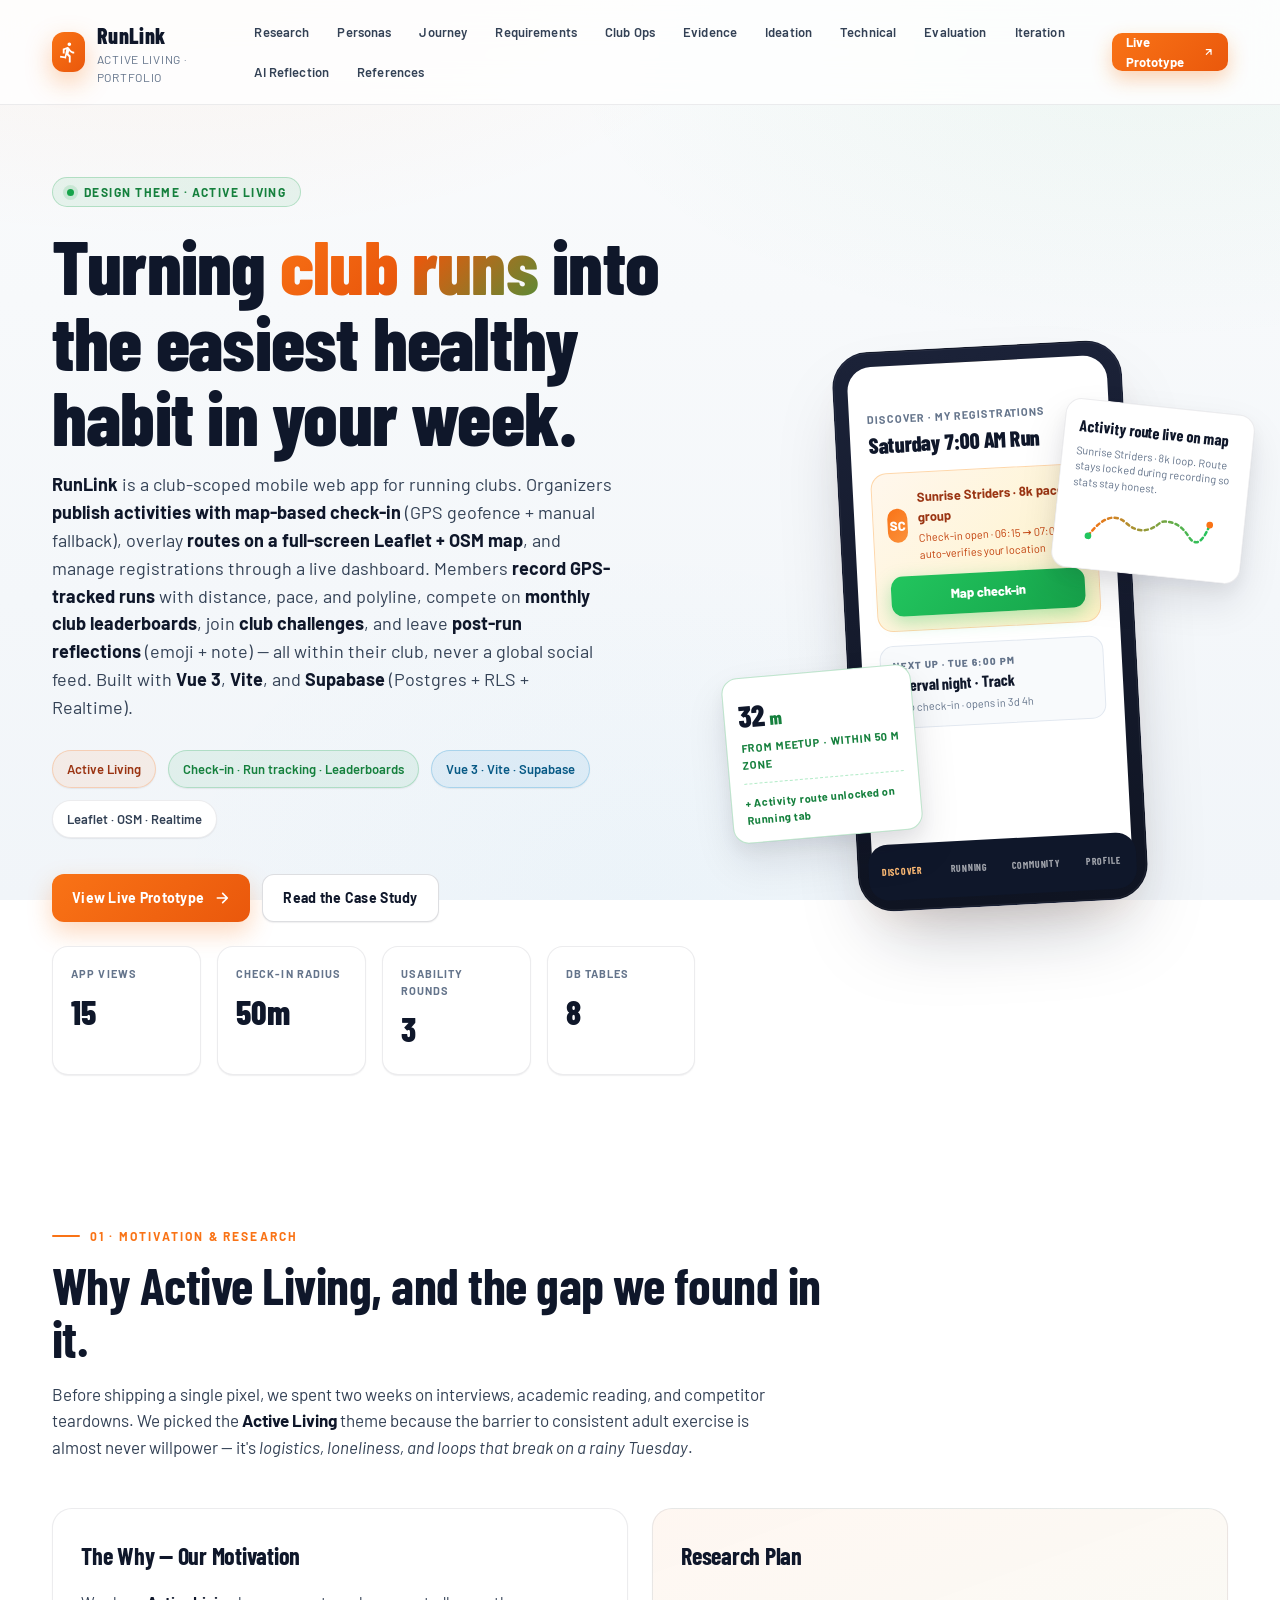
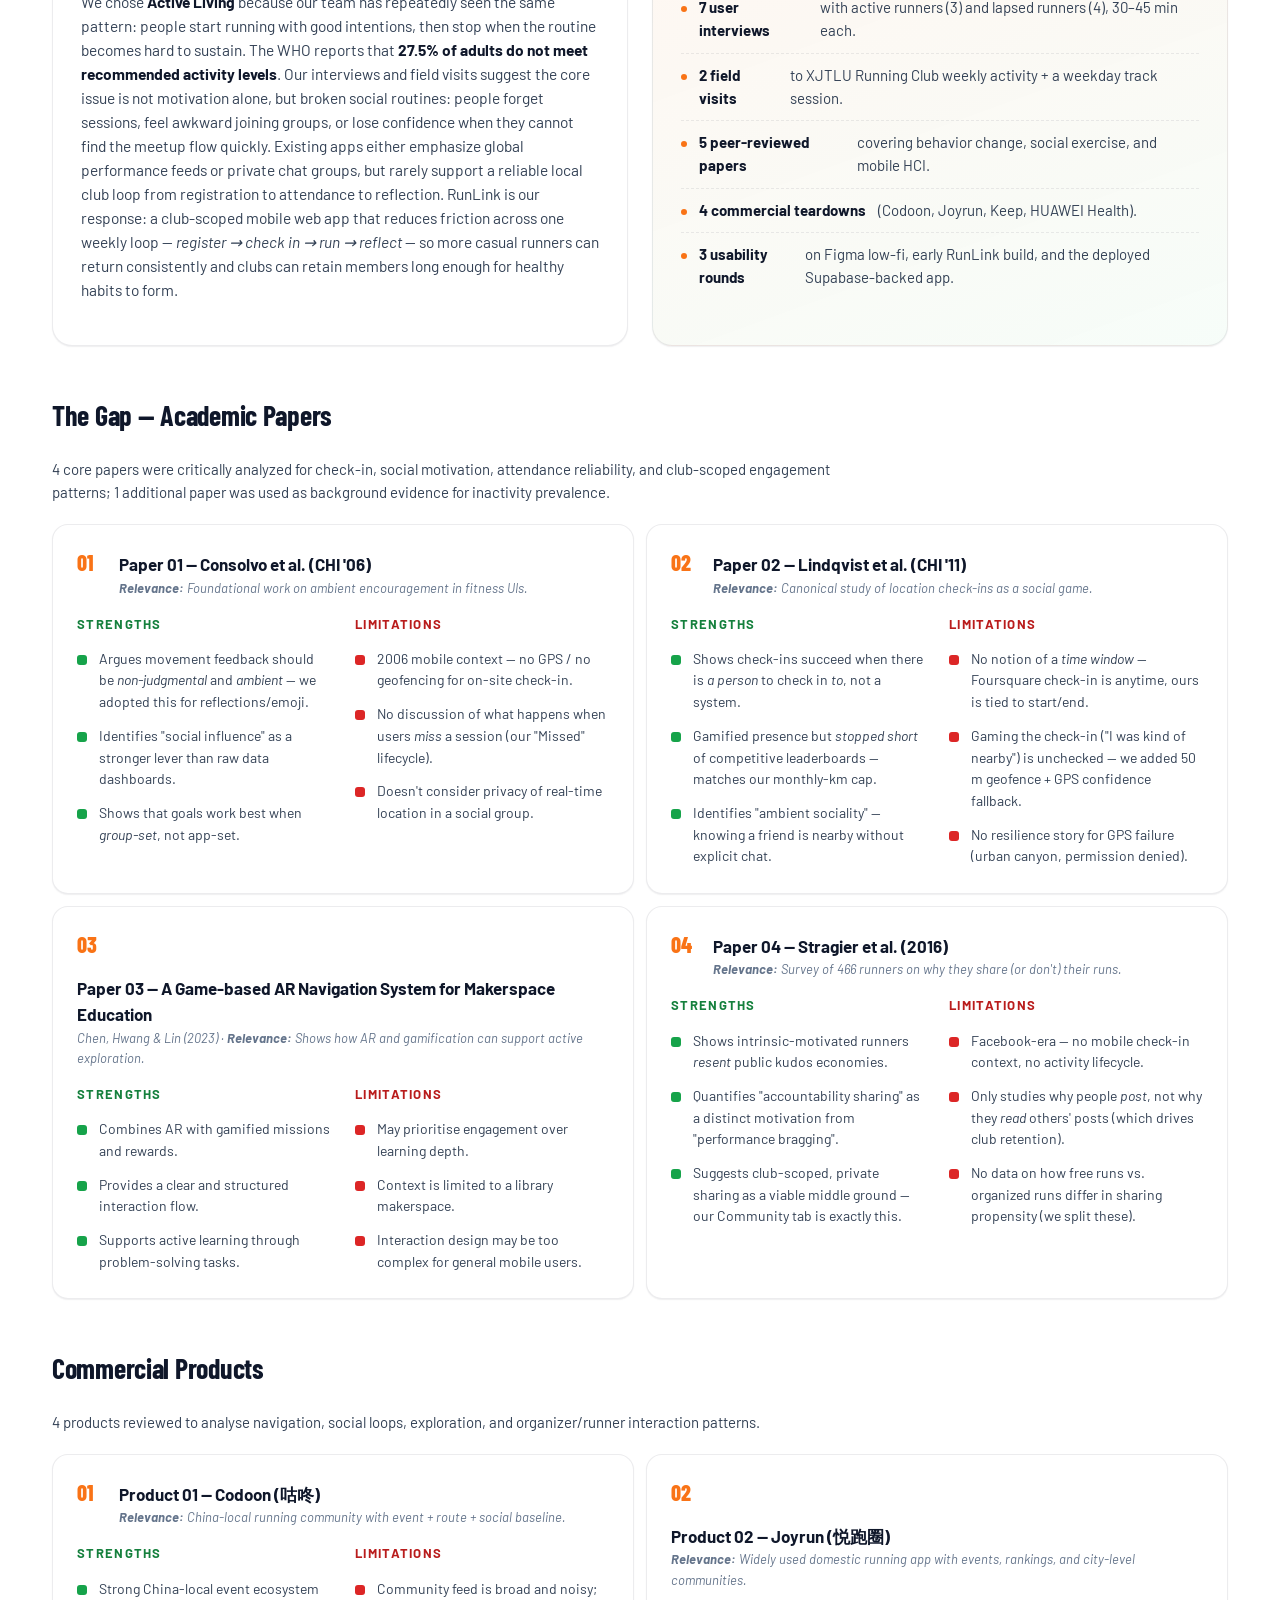
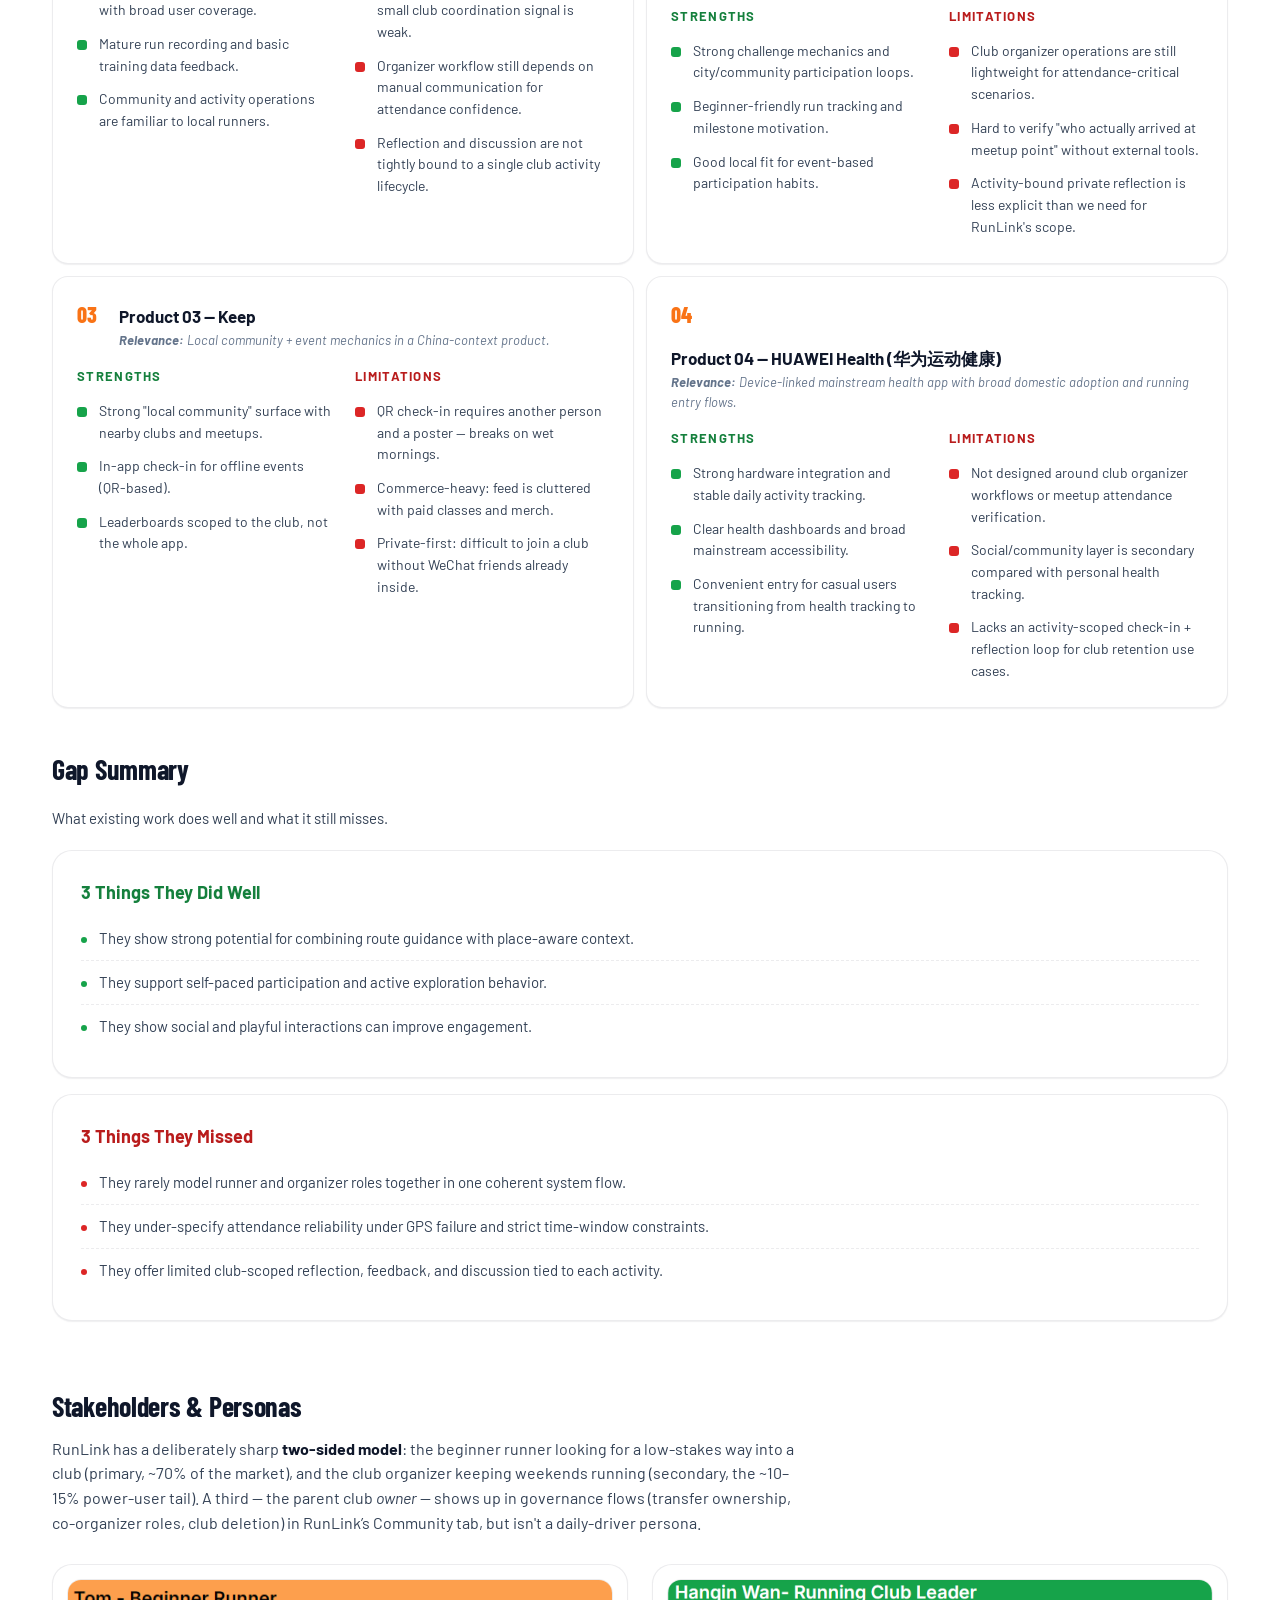
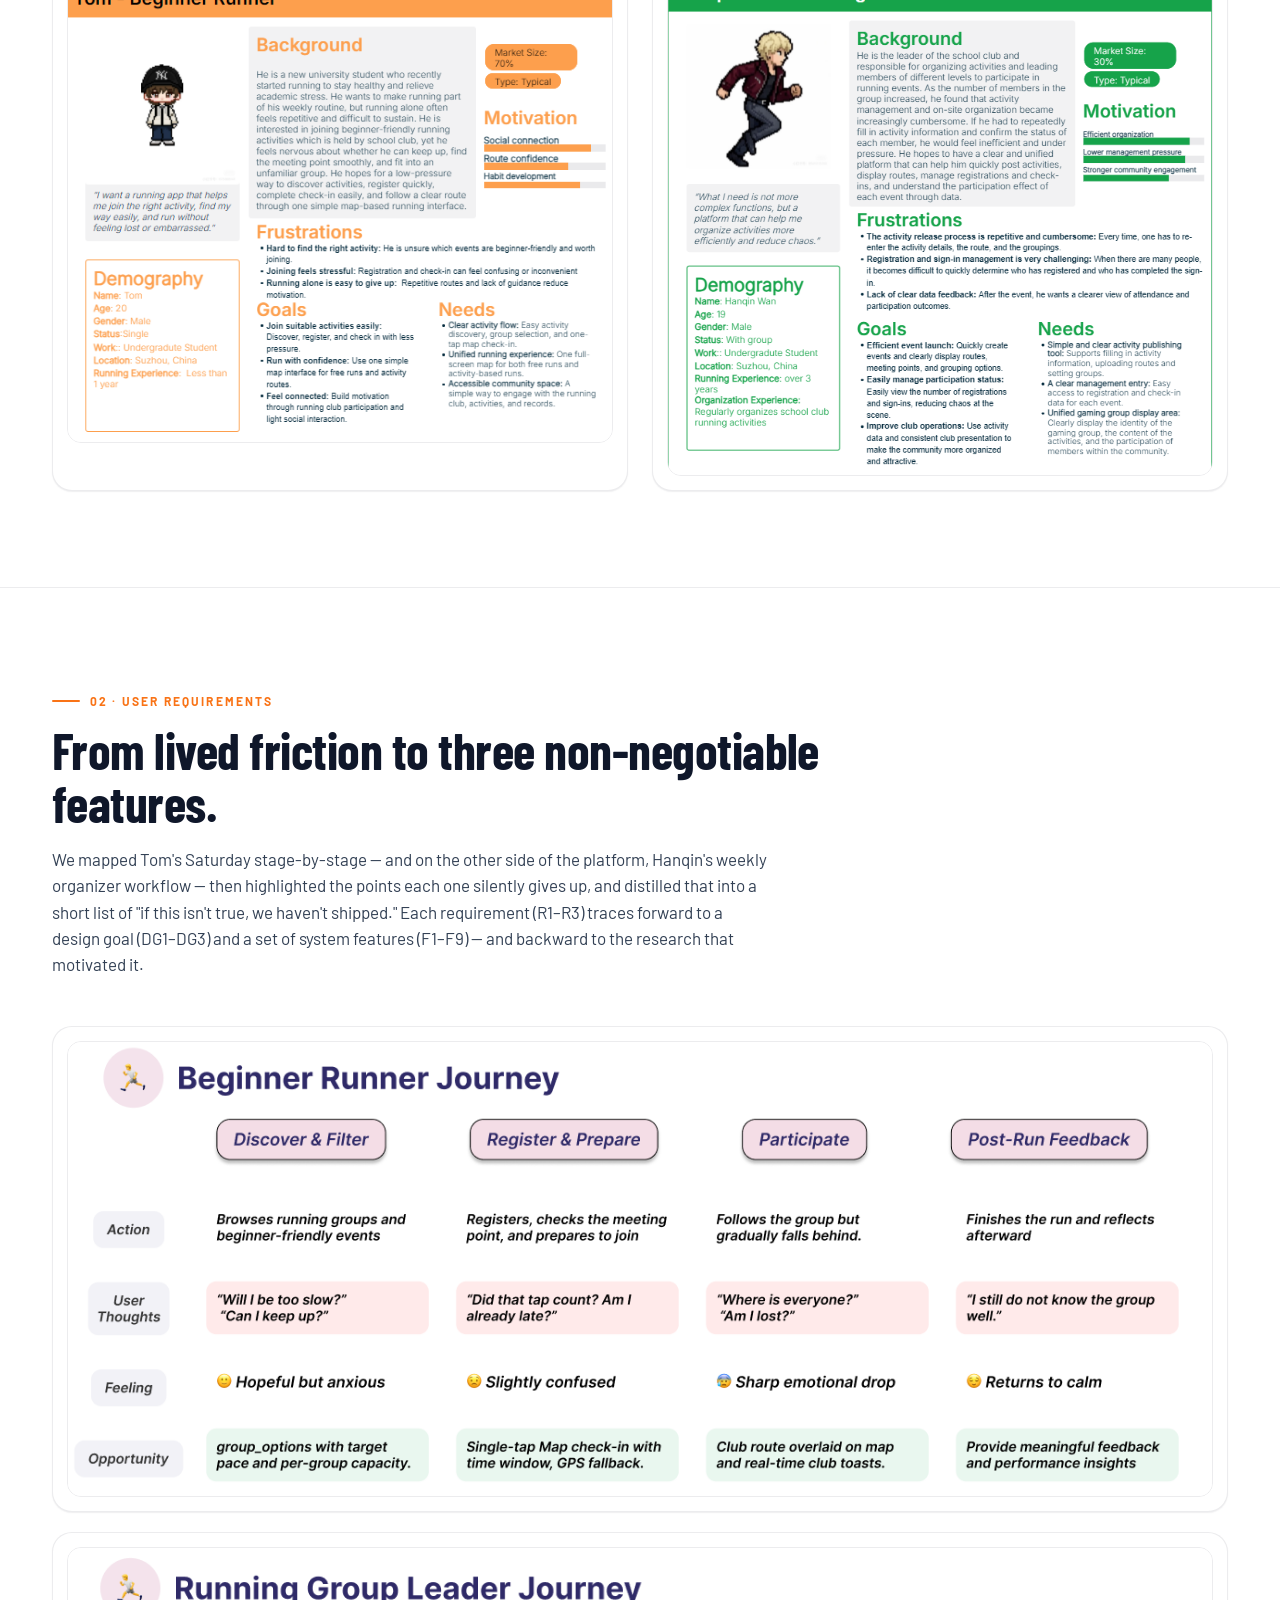
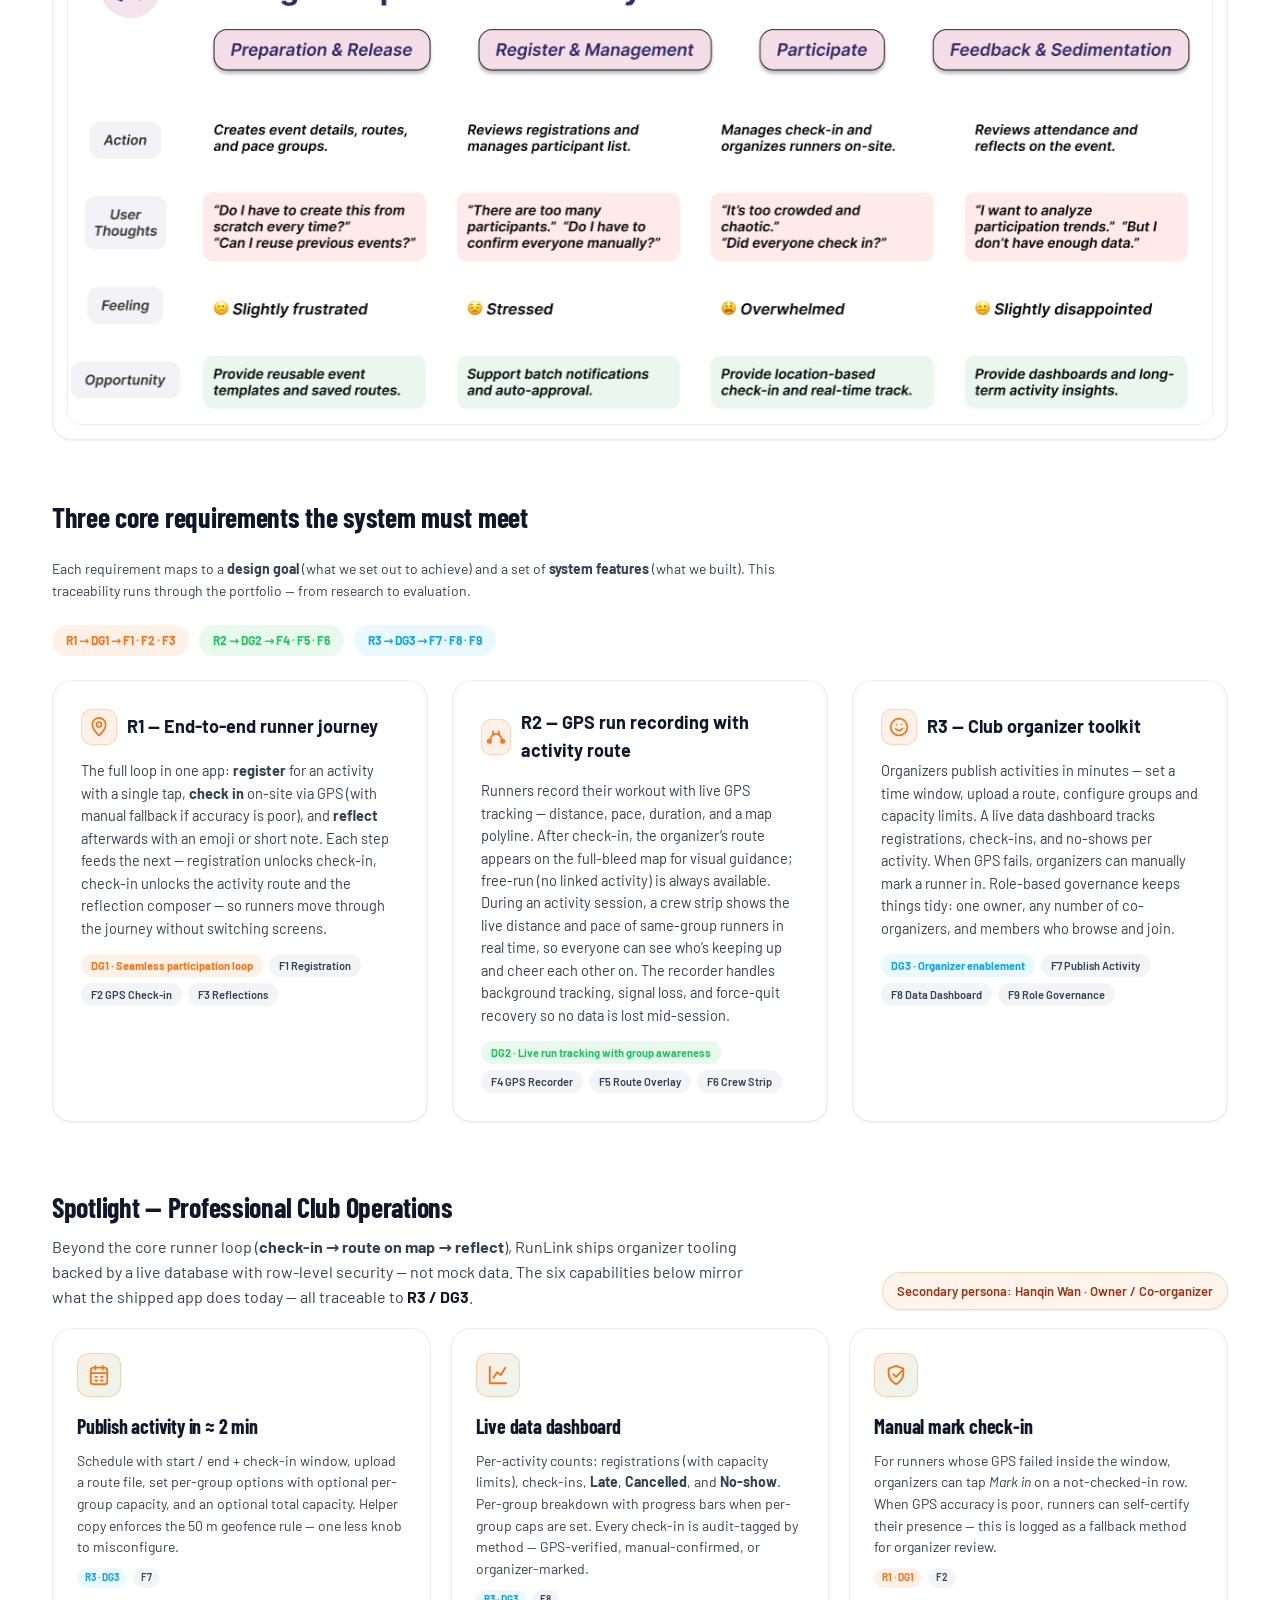
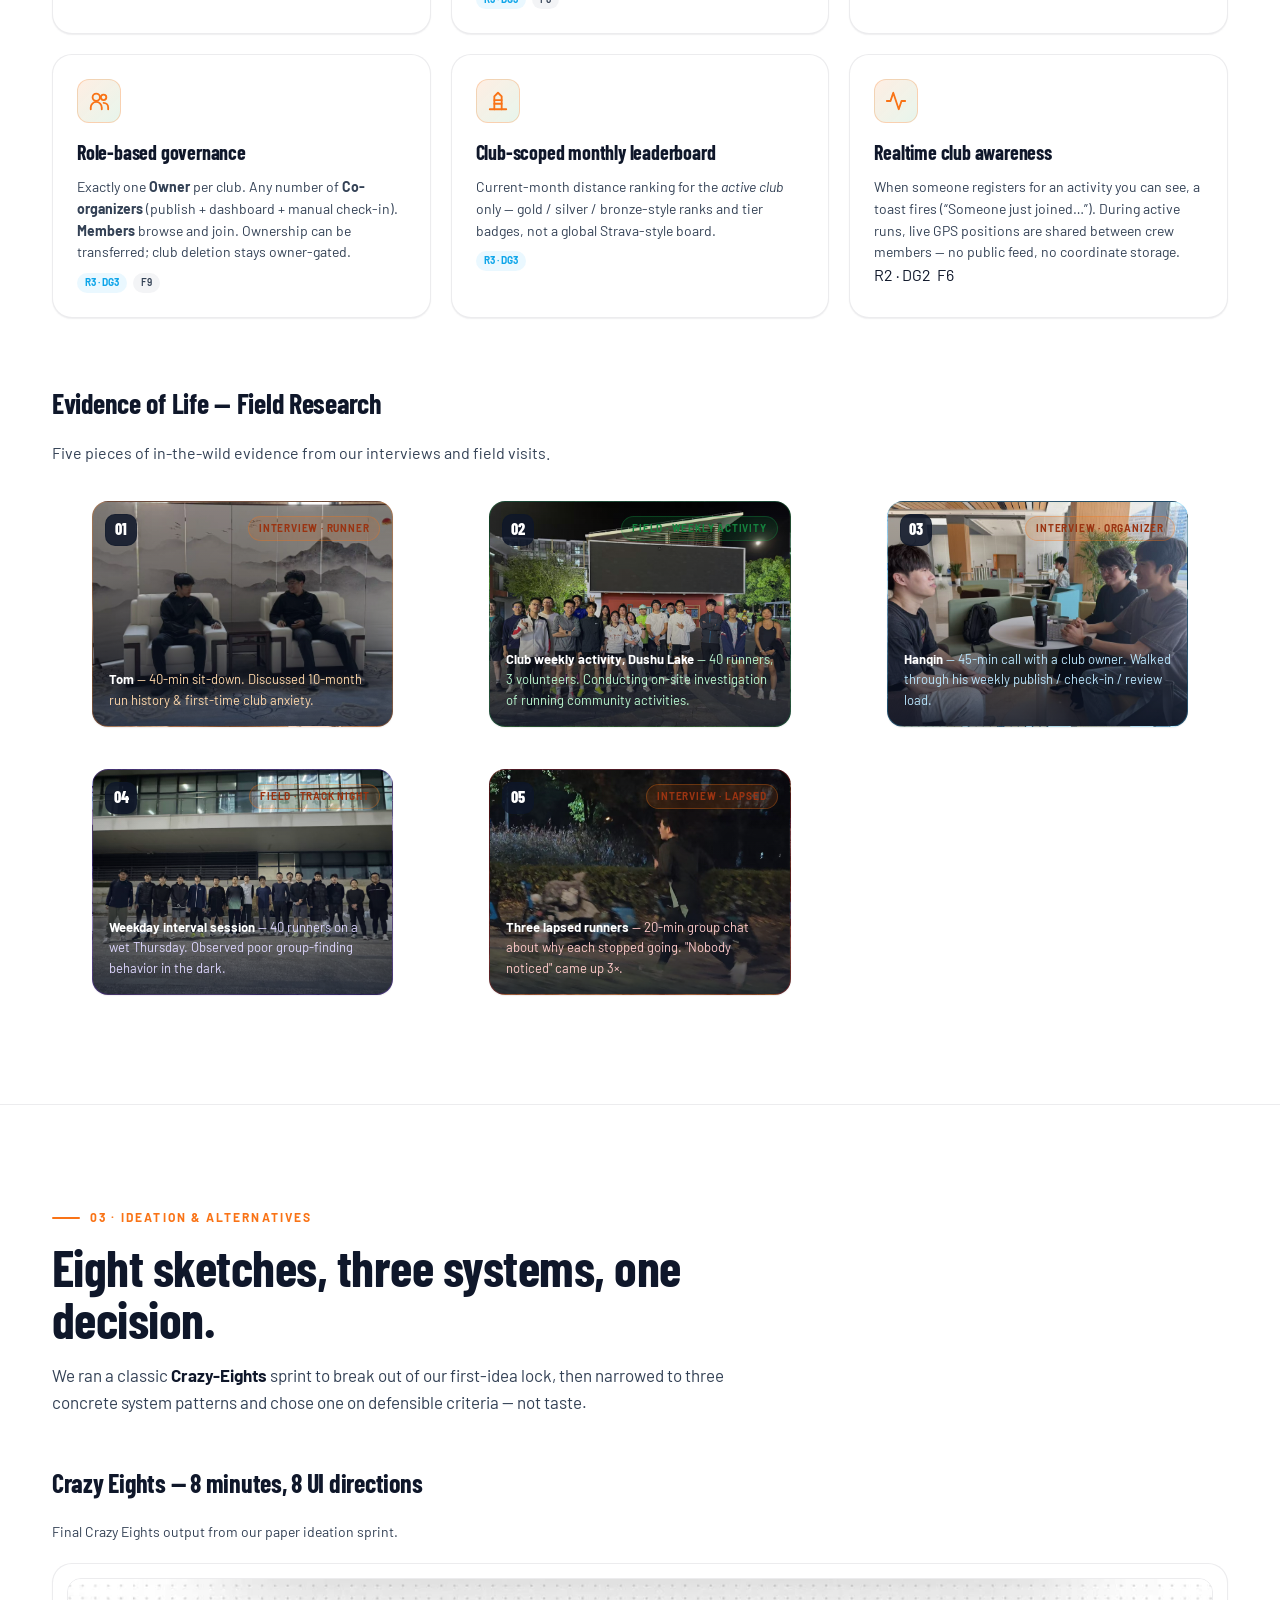
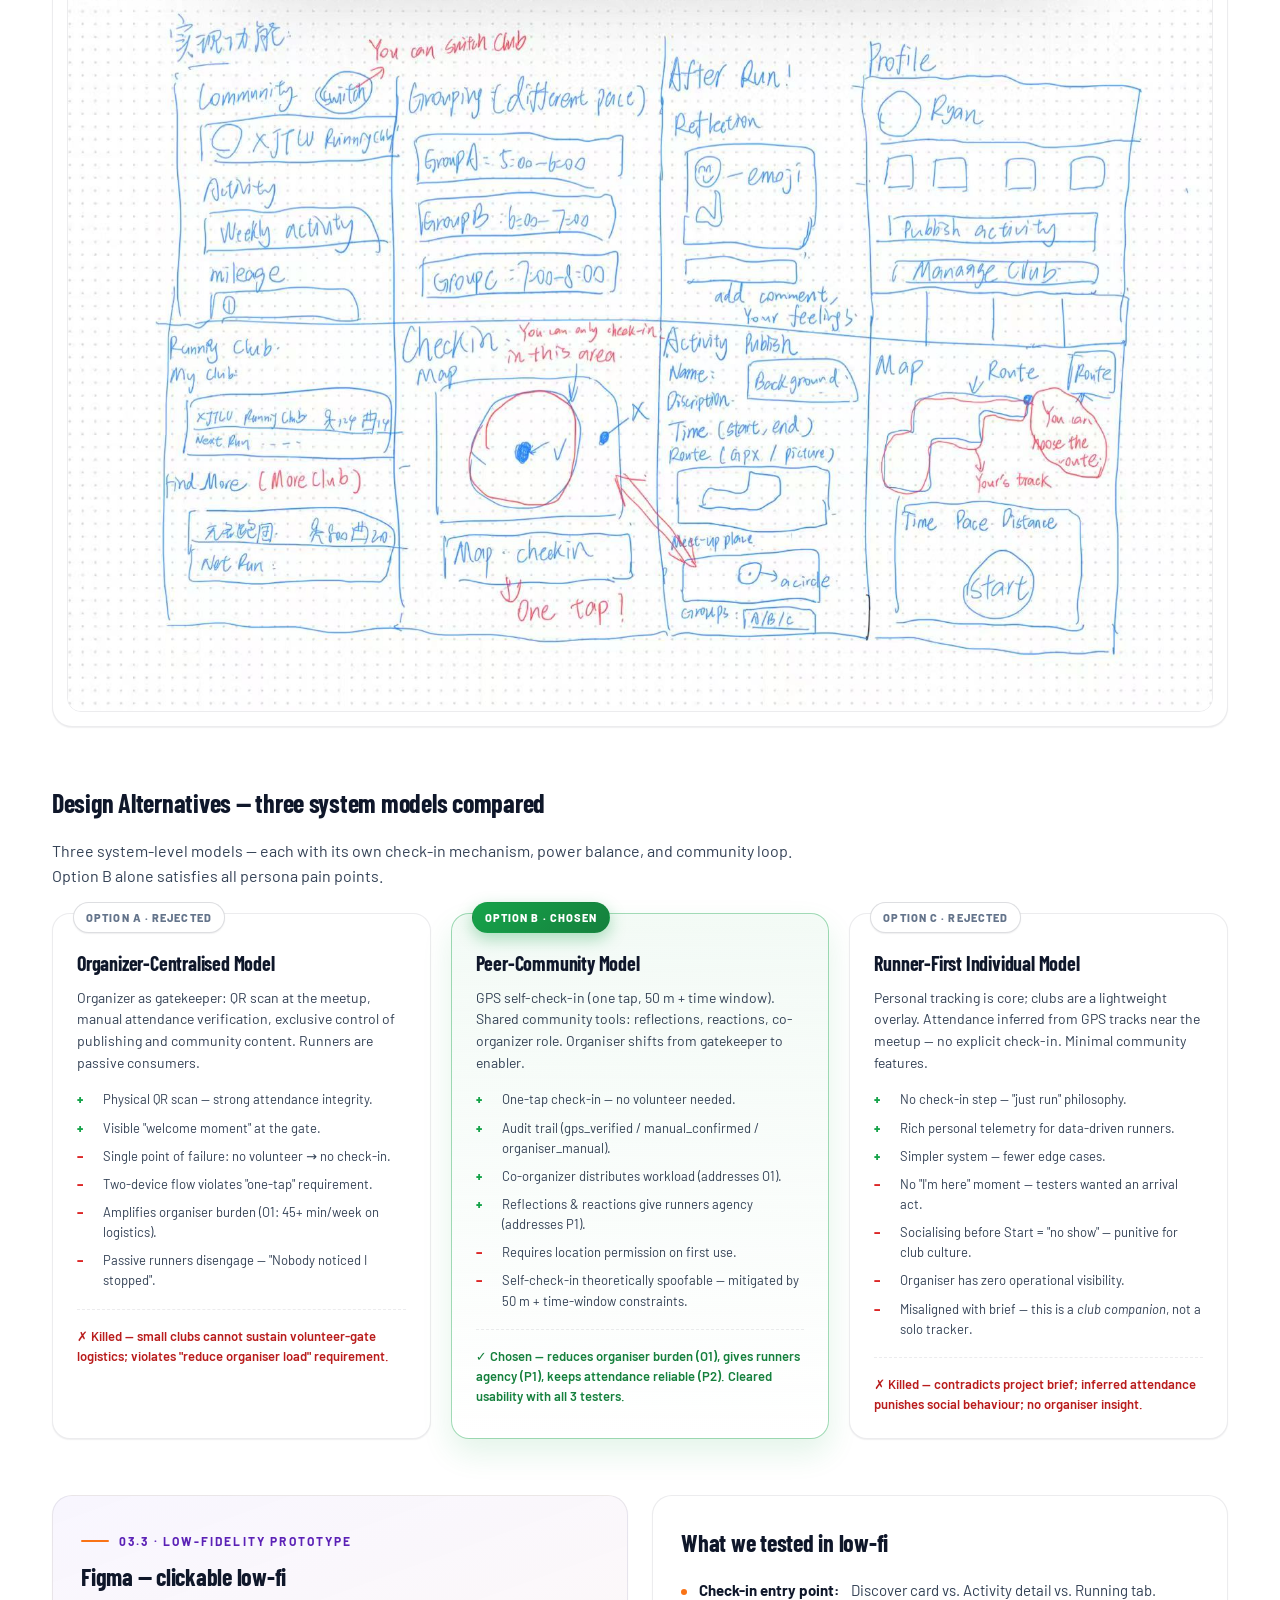
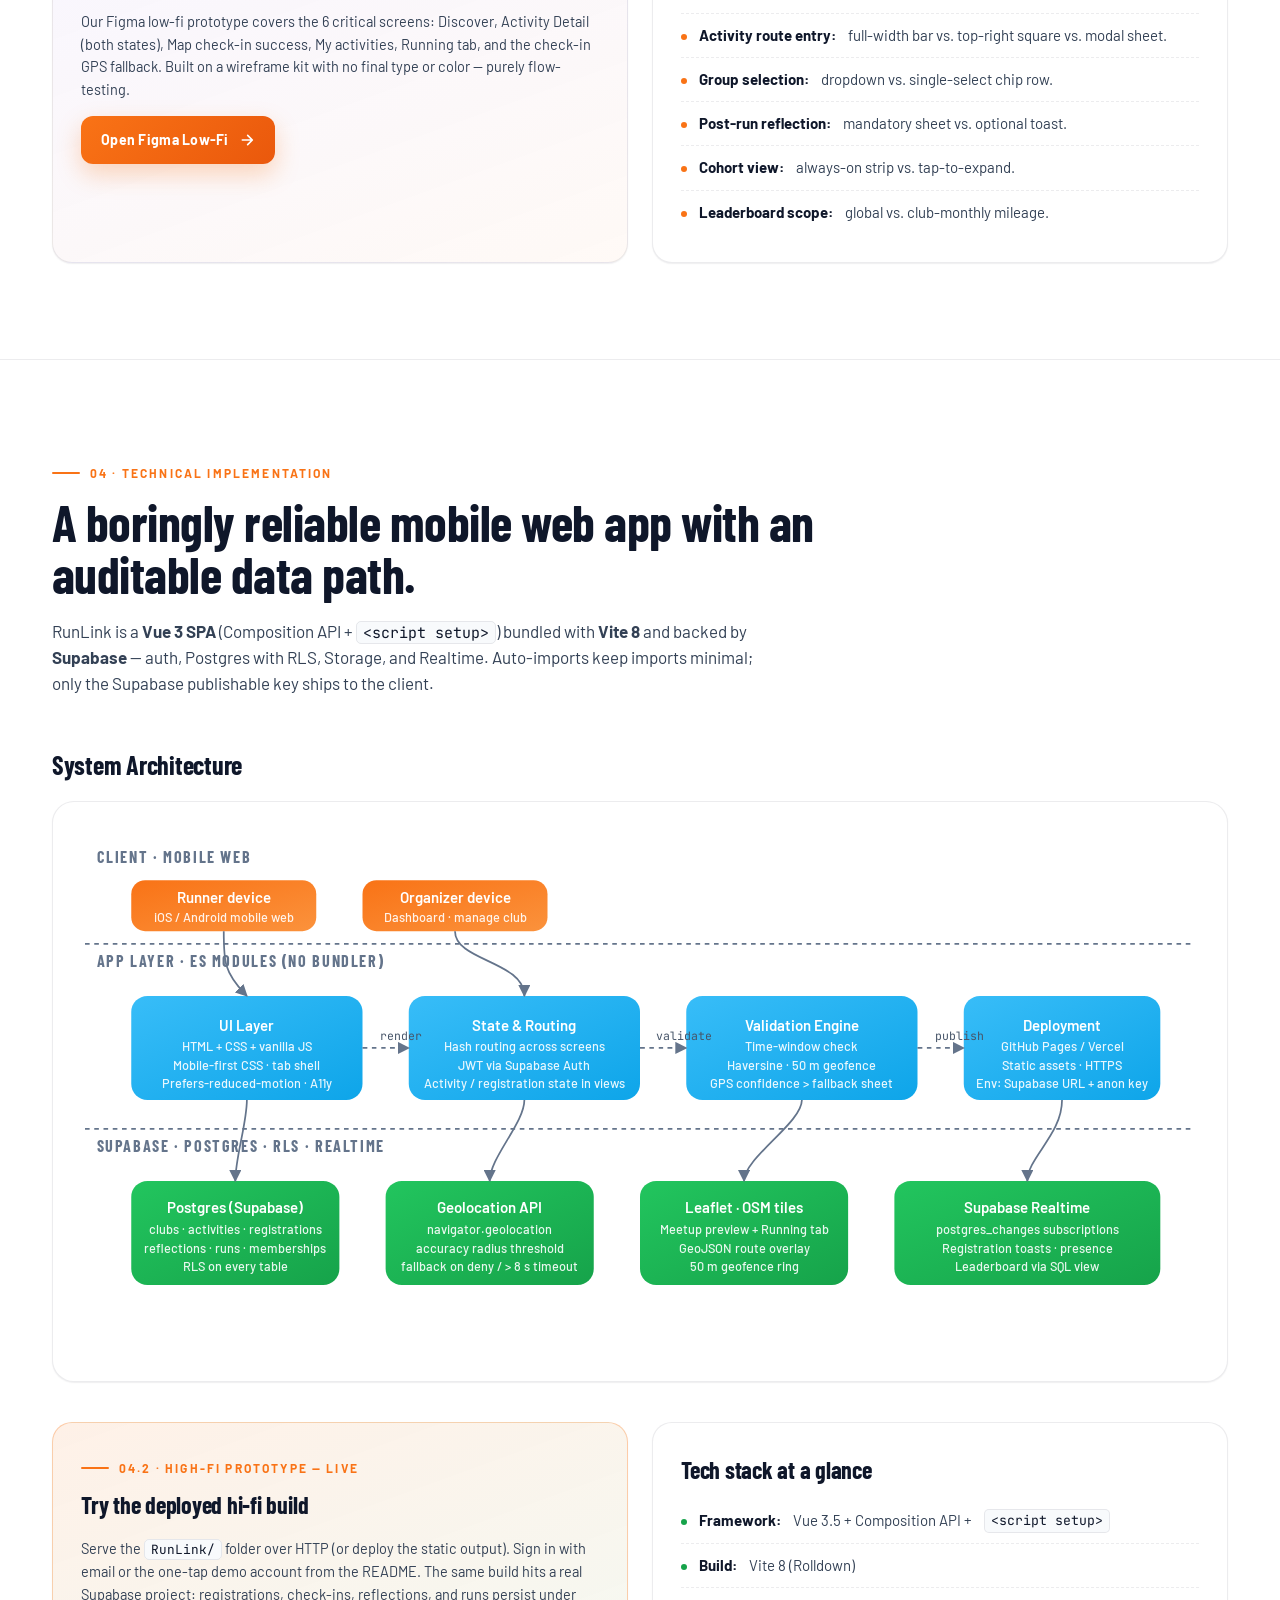
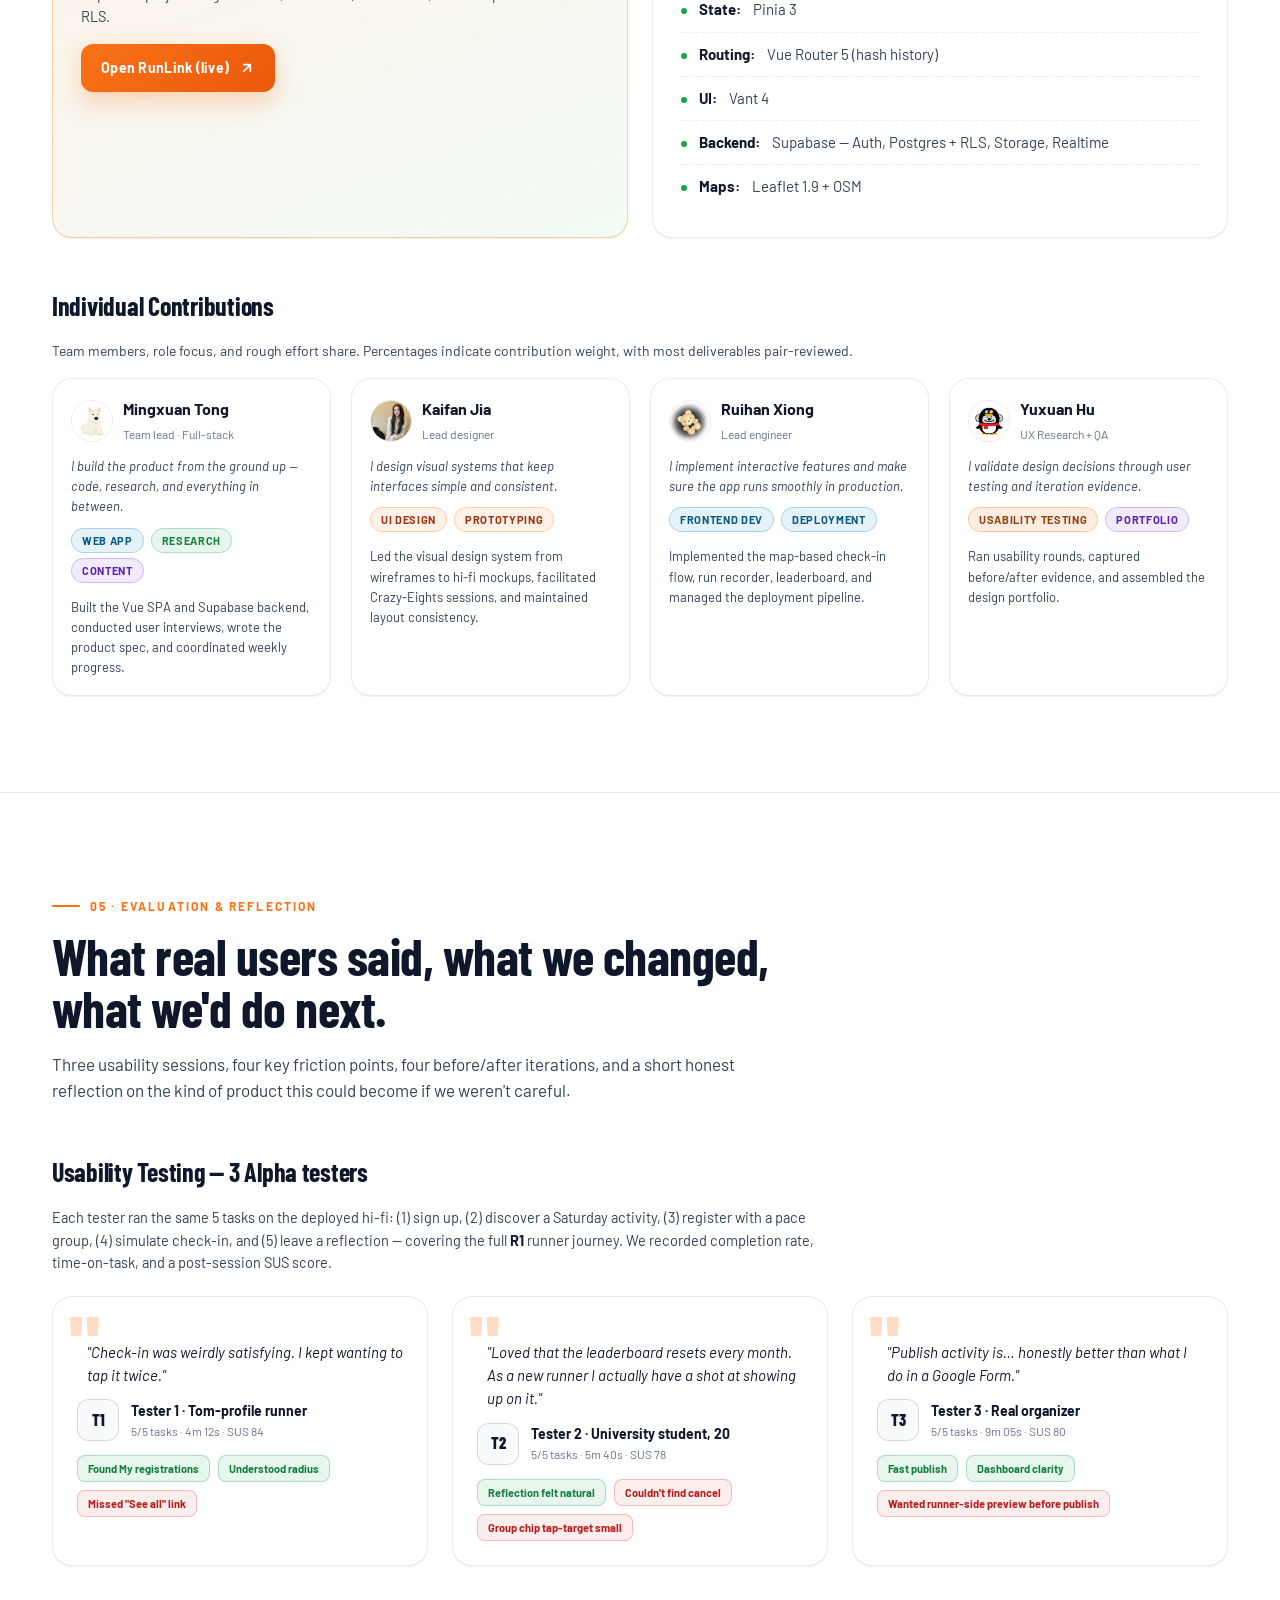
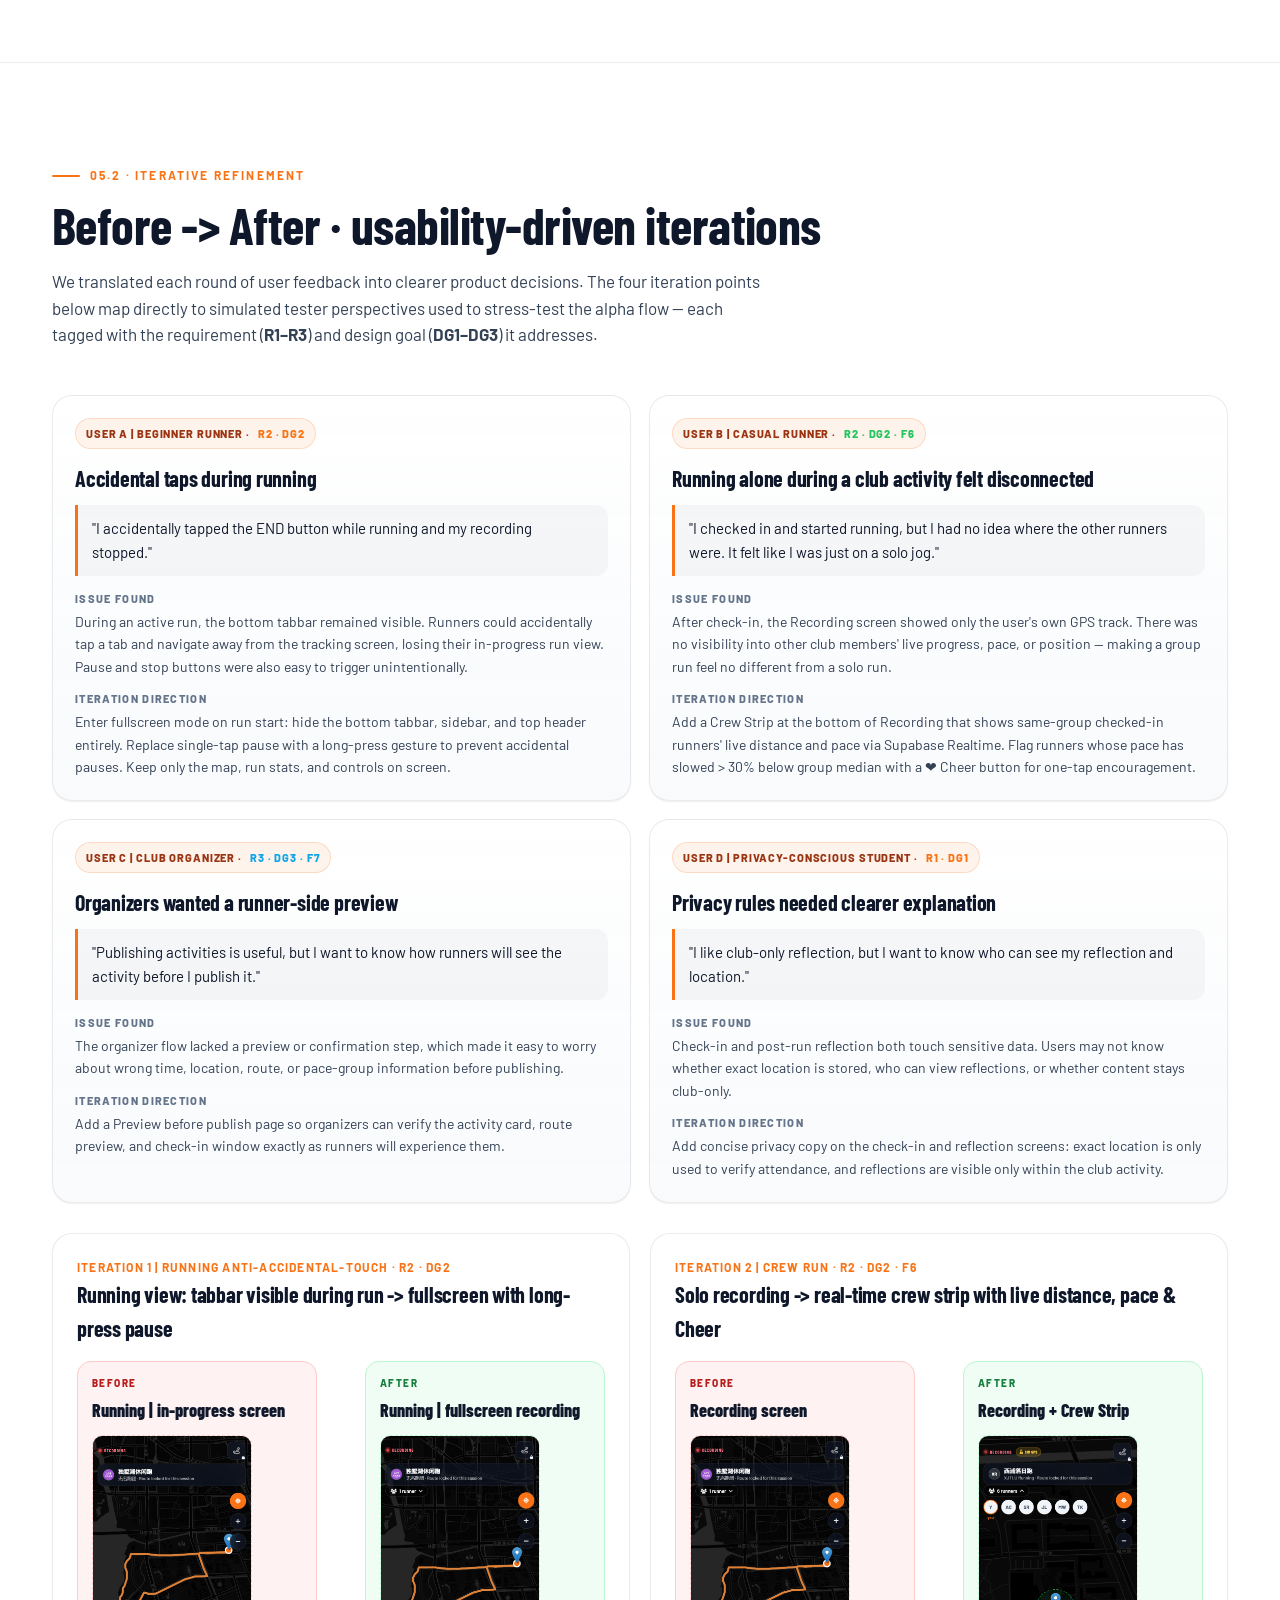
<file: index.html>
<!doctype html>
<html lang="en">
<head>
<meta charset="utf-8" />
<meta name="viewport" content="width=device-width, initial-scale=1" />
<title>RunLink — Design Portfolio · Active Living</title>
<meta name="description" content="RunLink — a club-scoped mobile web app with map-based check-in, organizer routes overlaid on the Running map (Leaflet + OSM), and post-run reflections. Portfolio: research, requirements, ideation, Supabase-backed technical build, evaluation." />
<link rel="preconnect" href="https://fonts.googleapis.com" />
<link rel="preconnect" href="https://fonts.gstatic.com" crossorigin />
<link href="https://fonts.googleapis.com/css2?family=Barlow+Condensed:wght@400;500;600;700;800&family=Barlow:wght@300;400;500;600;700;800&family=JetBrains+Mono:wght@400;500;600&display=swap" rel="stylesheet" />
<style>
  :root {
    --bg:        #FAFBFC;
    --bg-2:      #F1F5F9;
    --surface:   #FFFFFF;
    --surface-2: #F8FAFC;
    --ink:       #0F172A;
    --ink-2:     #334155;
    --muted:     #64748B;
    --dim:       #94A3B8;
    --brand:     #F97316;
    --brand-2:   #EA580C;
    --accent:    #16A34A;
    --accent-2:  #15803D;
    --danger:    #DC2626;
    --warn:      #D97706;
    --info:      #0284C7;
    --line:      rgba(15,23,42,0.08);
    --line-2:    rgba(15,23,42,0.14);
    --glass:     rgba(15,23,42,0.03);
    --glass-2:   rgba(15,23,42,0.06);
    --shadow-sm: 0 1px 2px rgba(15,23,42,0.04), 0 1px 1px rgba(15,23,42,0.03);
    --shadow-md: 0 8px 20px rgba(15,23,42,0.06), 0 2px 4px rgba(15,23,42,0.03);
    --shadow-lg: 0 20px 40px rgba(15,23,42,0.10), 0 8px 16px rgba(15,23,42,0.05);
  }
  * { box-sizing: border-box; }
  html, body { margin: 0; padding: 0; scroll-behavior: smooth; }
  body {
    font-family: 'Barlow', -apple-system, BlinkMacSystemFont, 'Segoe UI', system-ui, sans-serif;
    color: var(--ink);
    background:
      radial-gradient(1200px 600px at 12% -10%, rgba(249,115,22,0.07), transparent 55%),
      radial-gradient(1000px 500px at 90% 5%, rgba(22,163,74,0.05), transparent 60%),
      radial-gradient(800px 600px at 50% 100%, rgba(56,189,248,0.03), transparent 60%),
      linear-gradient(180deg, var(--bg) 0%, var(--bg-2) 100%);
    background-attachment: fixed;
    min-height: 100vh;
    -webkit-font-smoothing: antialiased;
    line-height: 1.55;
  }
  a { color: inherit; text-decoration: none; }
  img { max-width: 100%; display: block; }

  /* Display type */
  h1, h2, h3, h4, .display, .num {
    font-family: 'Barlow Condensed', 'Barlow', system-ui, sans-serif;
    letter-spacing: -0.01em;
    margin: 0;
  }
  h1 { font-weight: 800; }
  h2 { font-weight: 700; }
  .num { font-variant-numeric: tabular-nums; letter-spacing: -0.02em; }
  code, pre, .mono { font-family: 'JetBrains Mono', ui-monospace, SFMono-Regular, Menlo, monospace; }
  :not(pre) > code {
    background: var(--surface-2); border: 1px solid var(--line);
    color: var(--ink); padding: 1px 6px; border-radius: 5px; font-size: 0.88em;
  }

  /* --------- Layout --------- */
  .wrap      { max-width: 1240px; margin: 0 auto; padding: 0 32px; }
  .wrap-sm   { max-width: 960px;  margin: 0 auto; padding: 0 32px; }

  /* --------- Top nav --------- */
  .nav {
    position: sticky; top: 0; z-index: 50;
    backdrop-filter: blur(18px);
    -webkit-backdrop-filter: blur(18px);
    background: rgba(255, 255, 255, 0.78);
    border-bottom: 1px solid var(--line);
  }
  .nav-inner {
    max-width: 1240px; margin: 0 auto; padding: 14px 32px;
    display: flex; align-items: center; justify-content: space-between; gap: 16px;
  }
  .nav .brand { display: flex; align-items: center; gap: 12px; }
  .logo-mark {
    width: 40px; height: 40px; border-radius: 12px;
    background: linear-gradient(135deg, var(--brand), var(--brand-2));
    display: inline-flex; align-items: center; justify-content: center;
    box-shadow: 0 10px 26px rgba(249,115,22,0.35);
  }
  .logo-mark svg { width: 22px; height: 22px; color: #fff; }
  .brand-name { font-family: 'Barlow Condensed'; font-weight: 800; font-size: 22px; letter-spacing: 0.02em; color: var(--ink); }
  .brand-sub  { color: var(--muted); font-size: 12px; margin-top: -2px; letter-spacing: 0.06em; text-transform: uppercase; }

  .nav-links { display: flex; gap: 4px; flex-wrap: wrap; }
  .nav-links a {
    padding: 8px 12px; border-radius: 10px; color: var(--ink-2);
    font-size: 13px; font-weight: 600; letter-spacing: 0.01em;
    transition: background .18s, color .18s;
  }
  .nav-links a:hover { background: var(--glass); color: var(--ink); }
  .nav-cta {
    display: inline-flex; align-items: center; gap: 8px;
    height: 38px; padding: 0 14px; border-radius: 10px;
    background: linear-gradient(135deg, var(--brand), var(--brand-2));
    color: #fff; font-weight: 700; font-size: 13px;
    box-shadow: 0 8px 20px rgba(249,115,22,0.32);
    transition: transform .18s, box-shadow .18s;
  }
  .nav-cta:hover { transform: translateY(-1px); box-shadow: 0 12px 28px rgba(249,115,22,0.45); }
  @media (max-width: 900px) { .nav-links { display: none; } }

  /* --------- Hero --------- */
  .hero { padding: 72px 0 48px; }
  .hero-grid {
    display: grid; grid-template-columns: 1.35fr 1fr; gap: 56px; align-items: center;
  }
  @media (max-width: 980px) { .hero-grid { grid-template-columns: 1fr; gap: 36px; } }
  .eyebrow {
    display: inline-flex; align-items: center; gap: 10px;
    height: 30px; padding: 0 14px; border-radius: 999px;
    background: rgba(22,163,74,0.08); border: 1px solid rgba(22,163,74,0.25);
    color: #15803D; font-size: 12px; font-weight: 700; letter-spacing: 0.12em; text-transform: uppercase;
  }
  .eyebrow .dot { width: 7px; height: 7px; border-radius: 99px; background: var(--accent); box-shadow: 0 0 0 4px rgba(22,163,74,0.14); }
  .hero h1 {
    font-size: clamp(44px, 6vw, 84px);
    line-height: 0.98;
    margin: 20px 0 18px;
  }
  .hero h1 .hl { background: linear-gradient(135deg, var(--brand) 0%, var(--brand-2) 50%, var(--accent) 120%); -webkit-background-clip: text; background-clip: text; color: transparent; }
  .hero-lede { color: var(--ink-2); font-size: 18px; max-width: 560px; }
  .hero-meta { margin-top: 28px; display: flex; gap: 12px; flex-wrap: wrap; }
  .chip {
    display: inline-flex; align-items: center; gap: 8px;
    padding: 8px 14px; border-radius: 99px;
    background: #FFFFFF; border: 1px solid var(--line);
    color: var(--ink-2); font-size: 13px; font-weight: 600;
    box-shadow: var(--shadow-sm);
  }
  .chip.brand { background: rgba(249,115,22,0.08); border-color: rgba(249,115,22,0.24); color: #9A3412; }
  .chip.accent { background: rgba(22,163,74,0.08); border-color: rgba(22,163,74,0.24); color: #15803D; }
  .chip.info { background: rgba(2,132,199,0.08); border-color: rgba(2,132,199,0.24); color: #075985; }

  .hero-actions { margin-top: 36px; display: flex; gap: 12px; flex-wrap: wrap; }
  .btn {
    display: inline-flex; align-items: center; gap: 10px;
    height: 48px; padding: 0 20px; border-radius: 12px;
    font-weight: 700; font-size: 14px; letter-spacing: 0.02em;
    transition: transform .18s, box-shadow .18s, background .18s, border-color .18s;
    cursor: pointer;
  }
  .btn-primary { background: linear-gradient(135deg, var(--brand), var(--brand-2)); color: #fff; box-shadow: 0 10px 24px rgba(249,115,22,0.28); }
  .btn-primary:hover { transform: translateY(-1px); box-shadow: 0 14px 30px rgba(249,115,22,0.36); }
  .btn-ghost { background: #FFFFFF; color: var(--ink); border: 1px solid var(--line-2); box-shadow: var(--shadow-sm); }
  .btn-ghost:hover { background: var(--surface-2); border-color: rgba(15,23,42,0.22); }

  /* Hero phone mock */
  .phone-deck { position: relative; padding: 12px; min-height: 560px; }
  .phone {
    width: 290px; height: 560px; border-radius: 36px;
    background: linear-gradient(180deg, #1B2238, #0F1422);
    border: 1px solid rgba(15,23,42,0.2);
    box-shadow:
      0 40px 80px -30px rgba(15,23,42,0.35),
      0 20px 40px -20px rgba(249,115,22,0.12),
      inset 0 0 0 1px rgba(255,255,255,0.06);
    padding: 14px;
    position: absolute; top: 0; left: 50%; transform: translateX(-50%) rotate(-3deg);
    z-index: 1;
  }
  .phone::before {
    content: ''; position: absolute; top: 14px; left: 50%; transform: translateX(-50%);
    width: 96px; height: 26px; border-radius: 14px; background: #000;
  }
  .phone-screen {
    width: 100%; height: 100%; border-radius: 24px; overflow: hidden;
    background: #fff; color: #0F172A; padding: 44px 18px 18px; position: relative;
  }
  .pm-title { font-family: 'Barlow Condensed'; font-weight: 800; font-size: 22px; letter-spacing: -0.01em; }
  .pm-sub { color: #64748B; font-size: 11px; text-transform: uppercase; letter-spacing: 0.08em; font-weight: 700; }
  .pm-card {
    margin-top: 12px; padding: 14px; border-radius: 16px;
    background: linear-gradient(135deg, #FFF7ED, #FEF3C7);
    border: 1px solid #FED7AA; color: #7C2D12;
  }
  .pm-card .pm-row { display: flex; align-items: center; gap: 10px; }
  .pm-card .pm-av { width: 34px; height: 34px; border-radius: 99px; background: linear-gradient(135deg, #F97316, #FB923C); display:inline-flex; align-items:center; justify-content:center; color:#fff; font-weight: 800; font-size: 13px; }
  .pm-card h5 { font-family: 'Barlow'; font-size: 13px; font-weight: 700; margin: 0; color: #9A3412; }
  .pm-card p  { margin: 2px 0 0; font-size: 11px; color: #C2410C; }
  .pm-btn {
    margin-top: 12px; width: 100%; height: 40px; border-radius: 12px;
    background: linear-gradient(135deg, #22C55E, #16A34A); color: #fff;
    display: flex; align-items: center; justify-content: center; font-weight: 800; font-size: 13px;
    box-shadow: 0 6px 18px rgba(34,197,94,0.35);
  }
  .pm-tabs {
    position: absolute; bottom: 10px; left: 10px; right: 10px; height: 56px;
    border-radius: 20px; background: #0F172A; color: #fff;
    display: grid; grid-template-columns: repeat(4, 1fr); align-items: center; justify-items: center;
    font-family: 'Barlow Condensed', 'Barlow', system-ui, sans-serif;
    font-size: 10px; font-weight: 700; text-transform: uppercase; letter-spacing: 0.08em;
  }
  .pm-tabs span { opacity: 0.6; }
  .pm-tabs .on  { opacity: 1; color: #FDBA74; }

  .badge-card {
    position: absolute; right: -20px; top: 60px; transform: rotate(6deg);
    width: 190px; padding: 14px; border-radius: 16px;
    background: #FFFFFF; border: 1px solid var(--line);
    box-shadow: var(--shadow-lg);
    z-index: 2;
  }
  .badge-card h5 { font-family: 'Barlow Condensed'; font-weight: 700; font-size: 16px; color: var(--ink); margin: 0; }
  .badge-card p { margin: 4px 0 0; color: var(--muted); font-size: 11px; line-height: 1.4; }
  .metric-card {
    position: absolute; left: -24px; bottom: 70px; transform: rotate(-5deg);
    width: 190px; padding: 14px; border-radius: 16px;
    background: #FFFFFF;
    border: 1px solid rgba(22,163,74,0.28);
    box-shadow: var(--shadow-lg);
    z-index: 3;
  }
  .metric-card .n { font-family: 'Barlow Condensed'; font-weight: 800; font-size: 30px; color: var(--ink); }
  .metric-card .l { color: #15803D; font-size: 11px; text-transform: uppercase; letter-spacing: 0.08em; font-weight: 700; }
  @media (max-width: 980px) { .phone-deck { min-height: 620px; } }

  /* --------- Sections --------- */
  section { padding: 96px 0; position: relative; }
  section + section { border-top: 1px solid var(--line); }
  .section-head { max-width: 780px; margin-bottom: 48px; }
  .section-tag {
    display: inline-flex; align-items: center; gap: 10px;
    font-size: 12px; font-weight: 700; letter-spacing: 0.18em; text-transform: uppercase;
    color: var(--brand);
  }
  .section-tag::before { content: ''; width: 28px; height: 2px; background: var(--brand); border-radius: 2px; }
  h2.section-title {
    font-size: clamp(34px, 4vw, 56px); line-height: 1.02; margin: 14px 0 12px;
    color: var(--ink);
  }
  .section-lede { color: var(--ink-2); font-size: 17px; max-width: 720px; }

  /* Card */
  .card {
    background: var(--surface); border: 1px solid var(--line);
    border-radius: 20px; padding: 28px;
    box-shadow: var(--shadow-sm);
    transition: border-color .2s, transform .2s, box-shadow .2s;
  }
  .card:hover { border-color: var(--line-2); box-shadow: var(--shadow-md); }
  .card.soft { background: var(--surface-2); }
  .card h3 { color: var(--ink); font-size: 24px; }
  .card h4 { color: var(--ink); font-size: 18px; font-family: 'Barlow'; font-weight: 700; letter-spacing: 0; }

  .grid-2 { display: grid; grid-template-columns: repeat(2, 1fr); gap: 24px; }
  .grid-3 { display: grid; grid-template-columns: repeat(3, 1fr); gap: 24px; }
  .grid-4 { display: grid; grid-template-columns: repeat(4, 1fr); gap: 20px; }
  @media (max-width: 1100px) { .grid-4 { grid-template-columns: repeat(2, 1fr); } }
  @media (max-width: 900px) {
    .grid-2, .grid-3 { grid-template-columns: 1fr; }
  }
  @media (max-width: 640px) { .grid-4 { grid-template-columns: 1fr; } }

  /* Lists */
  ul.clean { list-style: none; padding: 0; margin: 0; }
  ul.clean li { padding: 10px 0; border-bottom: 1px dashed var(--line); color: var(--ink-2); font-size: 15px; display: flex; gap: 12px; }
  ul.clean li:last-child { border-bottom: none; }
  ul.clean li::before {
    content: ''; flex: none; width: 6px; height: 6px; border-radius: 99px; margin-top: 10px;
    background: var(--brand);
  }
  ul.clean.green li::before { background: var(--accent); }
  ul.clean.red   li::before { background: var(--danger); }

  .kpi-row { display: grid; grid-template-columns: repeat(4, 1fr); gap: 16px; margin-top: 24px; }
  @media (max-width: 760px) { .kpi-row { grid-template-columns: repeat(2, 1fr); } }
  .kpi {
    padding: 18px; border-radius: 16px;
    background: var(--surface); border: 1px solid var(--line);
    box-shadow: var(--shadow-sm);
  }
  .kpi .k { color: var(--muted); font-size: 11px; text-transform: uppercase; letter-spacing: 0.1em; font-weight: 700; }
  .kpi .v { font-family: 'Barlow Condensed'; font-weight: 800; color: var(--ink); font-size: 34px; margin-top: 4px; }

  /* Papers/Competitors accordion-style table */
  .research-table { display: grid; grid-template-columns: repeat(2, 1fr); gap: 12px; }
  @media (max-width: 900px) { .research-table { grid-template-columns: 1fr; } }
  .rt-row {
    background: var(--surface); border: 1px solid var(--line); border-radius: 16px;
    padding: 20px 24px;
    box-shadow: var(--shadow-sm);
    height: 100%;
  }
  .rt-head { display: flex; align-items: baseline; gap: 14px; flex-wrap: wrap; }
  .rt-idx { font-family: 'Barlow Condensed'; font-weight: 800; font-size: 22px; color: var(--brand); width: 28px; }
  .rt-title { color: var(--ink); font-weight: 700; font-size: 17px; }
  .rt-cite { color: var(--muted); font-size: 13px; font-style: italic; }
  .rt-body { display: grid; grid-template-columns: 1fr 1fr; gap: 24px; margin-top: 16px; }
  @media (max-width: 760px) { .rt-body { grid-template-columns: 1fr; } }
  .rt-col h5 { font-family: 'Barlow'; font-weight: 700; font-size: 13px; text-transform: uppercase; letter-spacing: 0.1em; color: var(--ink-2); margin: 0 0 8px; display: flex; align-items: center; gap: 8px; }
  .rt-col.good h5 { color: #15803D; }
  .rt-col.bad  h5 { color: #B91C1C; }
  .rt-col ul { list-style: none; padding: 0; margin: 0; }
  .rt-col ul li { position: relative; padding: 6px 0 6px 22px; font-size: 14px; color: var(--ink-2); }
  .rt-col ul li::before {
    content: ''; position: absolute; left: 0; top: 13px; width: 10px; height: 10px; border-radius: 3px;
  }
  .rt-col.good ul li::before { background: var(--accent); }
  .rt-col.bad  ul li::before { background: var(--danger); }

  /* Personas */
  .persona {
    background: var(--surface); border: 1px solid var(--line);
    border-radius: 22px; padding: 28px; display: flex; flex-direction: column; gap: 16px;
    position: relative; overflow: hidden;
    box-shadow: var(--shadow-sm);
  }
  .persona::before { content: ''; position: absolute; inset: 0 auto auto 0; width: 200px; height: 200px; background: radial-gradient(circle, rgba(249,115,22,0.10), transparent 65%); pointer-events: none; }
  .persona.alt::before { background: radial-gradient(circle, rgba(22,163,74,0.10), transparent 65%); }
  .persona .p-head { display: flex; gap: 16px; align-items: center; }
  .p-av {
    width: 72px; height: 72px; border-radius: 22px;
    display: inline-flex; align-items: center; justify-content: center;
    font-family: 'Barlow Condensed'; font-weight: 800; font-size: 28px;
    background: linear-gradient(135deg, var(--brand), #FB923C); color: #fff;
    box-shadow: 0 8px 20px rgba(249,115,22,0.28);
  }
  .persona.alt .p-av { background: linear-gradient(135deg, var(--accent), #15803D); box-shadow: 0 8px 20px rgba(22,163,74,0.28); }
  .p-name { font-family: 'Barlow Condensed'; font-weight: 800; font-size: 26px; color: var(--ink); }
  .p-role { color: var(--muted); font-size: 13px; font-weight: 600; text-transform: uppercase; letter-spacing: 0.1em; }
  .p-quote {
    margin: 0; padding: 14px 16px; border-left: 3px solid var(--brand);
    background: rgba(249,115,22,0.05); border-radius: 0 12px 12px 0;
    color: var(--ink); font-size: 15px; font-style: italic;
  }
  .persona.alt .p-quote { border-left-color: var(--accent); background: rgba(22,163,74,0.05); }
  .p-block h5 { color: var(--muted); font-family: 'Barlow'; font-size: 12px; font-weight: 700; letter-spacing: 0.14em; text-transform: uppercase; margin: 0 0 6px; }
  .p-block p  { margin: 0; color: var(--ink-2); font-size: 14px; }

  /* Club operations grid */
  .ops-grid { display: grid; grid-template-columns: repeat(3, 1fr); gap: 20px; }
  @media (max-width: 1000px) { .ops-grid { grid-template-columns: repeat(2, 1fr); } }
  @media (max-width: 700px)  { .ops-grid { grid-template-columns: 1fr; } }
  .ops-card {
    background: var(--surface); border: 1px solid var(--line); border-radius: 20px;
    padding: 24px; position: relative; overflow: hidden;
    box-shadow: var(--shadow-sm);
    transition: border-color .2s, transform .2s, box-shadow .2s;
  }
  .ops-card:hover { border-color: rgba(249,115,22,0.3); transform: translateY(-2px); box-shadow: var(--shadow-md); }
  .ops-card .ops-icon {
    width: 44px; height: 44px; border-radius: 12px;
    display: inline-flex; align-items: center; justify-content: center;
    background: linear-gradient(135deg, rgba(249,115,22,0.12), rgba(22,163,74,0.10));
    color: var(--brand); border: 1px solid rgba(249,115,22,0.25);
    margin-bottom: 14px;
  }
  .ops-card h4 { color: var(--ink); font-family: 'Barlow Condensed'; font-weight: 700; font-size: 20px; letter-spacing: -0.01em; margin-bottom: 8px; }
  .ops-card p  { color: var(--ink-2); font-size: 14px; margin: 0; line-height: 1.55; }
  .ops-card p code { background: rgba(249,115,22,0.10); padding: 1px 6px; border-radius: 5px; font-size: 12px; color: #9A3412; }
  .ops-card .ops-meta {
    margin-top: 14px; padding-top: 12px; border-top: 1px dashed var(--line);
    font-size: 11px; font-weight: 800; letter-spacing: 0.1em; text-transform: uppercase; color: var(--muted);
  }

  /* Journey map */
  .journey {
    background: var(--surface); border: 1px solid var(--line); border-radius: 22px;
    padding: 32px; overflow-x: auto;
    box-shadow: var(--shadow-sm);
  }
  .jm-grid { min-width: 900px; display: grid; grid-template-columns: 160px repeat(5, 1fr); gap: 0; }
  .jm-h, .jm-c { padding: 14px 12px; border-bottom: 1px solid var(--line); }
  .jm-stage { font-family: 'Barlow Condensed'; font-weight: 700; color: var(--ink); font-size: 18px; text-align: center; padding: 14px 8px; border-bottom: 2px solid var(--brand); }
  .jm-label { color: var(--muted); font-size: 12px; font-weight: 700; text-transform: uppercase; letter-spacing: 0.12em; padding-right: 12px; border-right: 1px solid var(--line); border-bottom: 1px solid var(--line); display: flex; align-items: center; }
  .jm-c { font-size: 13px; color: var(--ink-2); }
  .jm-c.emoji { text-align: center; font-size: 22px; }
  .jm-c.pain { color: #B91C1C; font-weight: 600; }
  .jm-c.opp  { color: #15803D; font-weight: 600; }
  .jm-sparkline { grid-column: 2 / -1; height: 70px; position: relative; padding: 8px 0; }

  /* Evidence (photos placeholder) */
  .evidence {
    display: grid; grid-template-columns: repeat(3, 1fr); gap: 16px;
  }
  @media (max-width: 760px) { .evidence { grid-template-columns: repeat(2, 1fr); } }
  .ev-tile {
    aspect-ratio: 4 / 3; border-radius: 16px;
    background: linear-gradient(135deg, var(--surface-2), var(--surface));
    border: 1px dashed var(--line-2); position: relative; overflow: hidden;
    display: flex; align-items: flex-end; padding: 16px; color: var(--ink-2);
    font-size: 13px;
    box-shadow: var(--shadow-sm);
  }
  .ev-tile .ev-n {
    position: absolute; top: 12px; left: 12px;
    width: 32px; height: 32px; border-radius: 10px;
    display: inline-flex; align-items: center; justify-content: center;
    background: rgba(15,23,42,0.85); color: #fff; font-weight: 800; font-family: 'Barlow Condensed'; font-size: 16px;
    border: 1px solid rgba(15,23,42,0.3);
  }
  .ev-tile .ev-tag {
    position: absolute; top: 14px; right: 12px;
    padding: 4px 10px; border-radius: 99px; font-size: 10px; font-weight: 700; letter-spacing: 0.08em; text-transform: uppercase;
    background: rgba(249,115,22,0.12); color: #9A3412; border: 1px solid rgba(249,115,22,0.3);
  }
  .ev-tile .ev-tag.green { background: rgba(22,163,74,0.12); color: #15803D; border-color: rgba(22,163,74,0.3); }

  /* Crazy 8s */
  .c8 { display: grid; grid-template-columns: repeat(4, 1fr); gap: 14px; }
  @media (max-width: 760px) { .c8 { grid-template-columns: repeat(2, 1fr); } }
  .c8-tile {
    aspect-ratio: 1;
    background: #F8FAFC; border: 1px dashed #94A3B8; border-radius: 14px;
    position: relative; overflow: hidden; color: #334155;
    display: flex; flex-direction: column; justify-content: flex-end; padding: 12px;
  }
  .c8-tile .c8-num {
    position: absolute; top: 10px; left: 12px;
    font-family: 'Barlow Condensed'; font-weight: 800; font-size: 22px; color: #0F172A;
  }
  .c8-tile .c8-label { font-size: 11px; font-weight: 700; color: #475569; text-transform: uppercase; letter-spacing: 0.06em; }
  .c8-tile .c8-desc  { font-size: 12px; color: #334155; margin-top: 2px; }
  .c8-sketch { position: absolute; inset: 28px 14px 40px 14px; }

  /* Alternatives */
  .alt-grid { display: grid; grid-template-columns: repeat(3, 1fr); gap: 20px; }
  @media (max-width: 900px) { .alt-grid { grid-template-columns: 1fr; } }
  .alt {
    padding: 24px; border-radius: 18px; background: var(--surface); border: 1px solid var(--line);
    position: relative;
    box-shadow: var(--shadow-sm);
  }
  .alt.chosen { border-color: rgba(22,163,74,0.4); background: linear-gradient(180deg, rgba(22,163,74,0.05), var(--surface)); box-shadow: 0 14px 30px rgba(22,163,74,0.12); }
  .alt-badge {
    position: absolute; top: -12px; left: 20px;
    padding: 6px 12px; border-radius: 99px;
    font-size: 11px; font-weight: 800; letter-spacing: 0.1em; text-transform: uppercase;
    background: var(--surface); border: 1px solid var(--line-2); color: var(--muted);
    box-shadow: var(--shadow-sm);
  }
  .alt.chosen .alt-badge { background: linear-gradient(135deg, var(--accent), #15803D); color: #fff; border-color: transparent; box-shadow: 0 6px 16px rgba(22,163,74,0.35); }
  .alt h4 { margin: 10px 0 8px; font-size: 20px; color: var(--ink); }
  .alt p  { color: var(--ink-2); font-size: 14px; margin: 0; }
  .alt .pros-cons { margin-top: 16px; display: flex; flex-direction: column; gap: 8px; }
  .alt .pc { display: flex; gap: 10px; font-size: 13px; color: var(--ink-2); align-items: flex-start; }
  .alt .pc b { width: 16px; flex: none; color: var(--accent); font-weight: 800; }
  .alt .pc.minus b { color: var(--danger); }
  .alt .pick-line {
    margin-top: 18px; padding-top: 16px; border-top: 1px dashed var(--line);
    font-size: 13px; color: #15803D; font-weight: 600;
  }

  /* Architecture */
  .arch-wrap {
    background: var(--surface); border: 1px solid var(--line); border-radius: 22px;
    padding: 32px; overflow-x: auto;
    box-shadow: var(--shadow-sm);
  }
  .arch-svg-box { min-width: 880px; }

  /* Contributions table */
  table.contrib {
    width: 100%; border-collapse: separate; border-spacing: 0;
    background: var(--surface); border: 1px solid var(--line); border-radius: 20px; overflow: hidden;
    font-size: 14px;
    box-shadow: var(--shadow-sm);
  }
  table.contrib th, table.contrib td { padding: 14px 18px; text-align: left; border-bottom: 1px solid var(--line); vertical-align: top; }
  table.contrib th { color: var(--muted); font-size: 11px; text-transform: uppercase; letter-spacing: 0.12em; font-weight: 700; background: var(--surface-2); }
  table.contrib tr:last-child td { border-bottom: none; }
  table.contrib td b { color: var(--ink); }
  .pill-role {
    display: inline-block; padding: 3px 10px; border-radius: 99px;
    font-size: 11px; font-weight: 700; letter-spacing: 0.06em; text-transform: uppercase;
    margin-right: 4px; margin-bottom: 4px;
  }
  .pr-design   { background: rgba(249,115,22,0.10); color: #9A3412; border: 1px solid rgba(249,115,22,0.28); }
  .pr-dev      { background: rgba(2,132,199,0.10); color: #075985; border: 1px solid rgba(2,132,199,0.28); }
  .pr-research { background: rgba(22,163,74,0.10); color: #15803D; border: 1px solid rgba(22,163,74,0.28); }
  .pr-content  { background: rgba(124,58,237,0.10); color: #5B21B6; border: 1px solid rgba(124,58,237,0.28); }
  .pr-test     { background: rgba(217,119,6,0.12); color: #92400E; border: 1px solid rgba(217,119,6,0.3); }

  /* Test quotes */
  .quote-card {
    background: var(--surface); border: 1px solid var(--line); border-radius: 20px; padding: 24px;
    position: relative;
    box-shadow: var(--shadow-sm);
  }
  .quote-card::before {
    content: '"'; position: absolute; top: 4px; left: 16px;
    font-family: 'Barlow Condensed'; font-weight: 800; font-size: 80px; color: rgba(249,115,22,0.25); line-height: 1;
  }
  .quote-card blockquote { margin: 20px 0 12px; padding: 0 0 0 10px; color: var(--ink); font-size: 15px; font-style: italic; }
  .quote-card .attrib { display: flex; align-items: center; gap: 12px; }
  .q-av {
    width: 42px; height: 42px; border-radius: 12px;
    display: inline-flex; align-items: center; justify-content: center;
    background: var(--surface-2); border: 1px solid var(--line-2);
    font-family: 'Barlow Condensed'; font-weight: 800; font-size: 16px; color: var(--ink);
  }
  .q-meta .nm { font-weight: 700; color: var(--ink); font-size: 14px; }
  .q-meta .rl { color: var(--muted); font-size: 12px; }
  .score-row { display: flex; gap: 8px; margin-top: 14px; flex-wrap: wrap; }
  .score-row .tag {
    padding: 4px 10px; border-radius: 8px; font-size: 11px; font-weight: 700;
    background: var(--surface-2); border: 1px solid var(--line); color: var(--ink-2);
  }
  .score-row .tag.ok { background: rgba(22,163,74,0.10); color: #15803D; border-color: rgba(22,163,74,0.28); }
  .score-row .tag.bad { background: rgba(220,38,38,0.08); color: #B91C1C; border-color: rgba(220,38,38,0.25); }

  /* Before/After */
  .ba-grid { display: grid; grid-template-columns: repeat(2, 1fr); gap: 20px; }
  @media (max-width: 900px) { .ba-grid { grid-template-columns: 1fr; } }
  .ba-card {
    background: var(--surface); border: 1px solid var(--line); border-radius: 20px; padding: 24px;
    box-shadow: var(--shadow-sm);
  }
  .ba-card h4 { font-family: 'Barlow Condensed'; font-weight: 700; font-size: 22px; color: var(--ink); margin-bottom: 6px; }
  .ba-card .tag-ver { color: var(--brand); font-weight: 700; font-size: 12px; letter-spacing: 0.1em; text-transform: uppercase; }
  .ba-compare { display: grid; grid-template-columns: 1fr 24px 1fr; gap: 12px; margin: 16px 0; align-items: stretch; }
  .ba-compare .arrow {
    display: flex; align-items: center; justify-content: center;
    color: var(--brand); font-size: 20px;
  }
  .ba-frame {
    padding: 14px; border-radius: 14px;
    background: #F8FAFC; color: #0F172A;
    border: 1px solid #E2E8F0; min-height: 160px;
    font-size: 12px;
  }
  .ba-frame.before { background: #FEF2F2; border-color: #FECACA; }
  .ba-frame.after  { background: #F0FDF4; border-color: #BBF7D0; }
  .ba-frame .ba-label { font-size: 10px; font-weight: 800; letter-spacing: 0.14em; text-transform: uppercase; }
  .ba-frame.before .ba-label { color: #B91C1C; }
  .ba-frame.after  .ba-label { color: #15803D; }
  .ba-frame .ba-title-row { font-weight: 800; font-size: 13px; margin: 6px 0 8px; color: #0F172A; font-family: 'Barlow Condensed'; font-size: 18px; }
  .ba-frame ul { padding-left: 18px; margin: 6px 0 0; }
  .ba-frame li { font-size: 11.5px; margin: 2px 0; color: #334155; }
  .ba-note { color: var(--ink-2); font-size: 13px; border-top: 1px dashed var(--line); padding-top: 14px; margin-top: 4px; }
  .ba-screenshot {
    width: 160px; height: 344px; margin: 10px auto 6px;
    border-radius: 10px; overflow: hidden; margin: 10px 0 6px;
    background: var(--surface-2); border: 1px dashed var(--line-2);
    display: flex; align-items: center; justify-content: center;
    color: var(--dim); font-size: 12px; font-weight: 600; text-align: center;
    letter-spacing: 0.02em; line-height: 1.4;
  }
  .ba-screenshot img { width: 100%; height: 100%; object-fit: cover; }
  .ba-frame.before .ba-screenshot { border-color: #FECACA; background: #FEF2F2; }
  .ba-frame.after  .ba-screenshot { border-color: #BBF7D0; background: #F0FDF4; }
  .tester-grid { display: grid; grid-template-columns: repeat(2, 1fr); gap: 18px; margin: 28px 0 30px; }
  @media (max-width: 900px) { .tester-grid { grid-template-columns: 1fr; } }
  .tester-card {
    background: linear-gradient(180deg, rgba(255,255,255,0.98), rgba(248,250,252,0.96));
    border: 1px solid var(--line);
    border-radius: 20px;
    padding: 22px;
    box-shadow: var(--shadow-sm);
  }
  .tester-card h4 { font-family: 'Barlow Condensed'; font-weight: 700; font-size: 22px; color: var(--ink); margin-bottom: 10px; }
  .tester-role {
    display: inline-flex; align-items: center; gap: 8px;
    padding: 6px 10px; border-radius: 999px;
    background: rgba(249,115,22,0.08); border: 1px solid rgba(249,115,22,0.20);
    color: #9A3412; font-size: 11px; font-weight: 800; letter-spacing: 0.08em; text-transform: uppercase;
    margin-bottom: 12px;
  }
  .tester-quote {
    margin: 0 0 14px; padding: 12px 14px;
    background: rgba(15,23,42,0.03); border-left: 3px solid var(--brand);
    border-radius: 0 12px 12px 0; color: var(--ink); font-size: 15px;
  }
  .tester-block { margin-top: 12px; }
  .tester-block .lb {
    display: block; margin-bottom: 4px;
    color: var(--muted); font-size: 11px; font-weight: 800; letter-spacing: 0.12em; text-transform: uppercase;
  }
  .tester-block p { margin: 0; color: var(--ink-2); font-size: 14px; line-height: 1.6; }

  /* AI prompts block */
  .prompt-box {
    background: #F8FAFC; border: 1px solid var(--line); border-radius: 14px;
    padding: 16px 18px; font-size: 13px; color: #0F172A;
    font-family: 'JetBrains Mono', ui-monospace, monospace; line-height: 1.6;
    white-space: pre-wrap; word-break: break-word;
    margin-top: 10px;
  }
  .prompt-box .tag { color: var(--brand); font-weight: 700; }
  .prompt-box .comment { color: var(--muted); font-style: italic; }

  /* Ethics list */
  .ethics { display: grid; grid-template-columns: repeat(3, 1fr); gap: 16px; }
  @media (max-width: 900px) { .ethics { grid-template-columns: 1fr; } }
  .ethics .card h4 { display: flex; align-items: center; gap: 10px; }
  .et-icon { width: 36px; height: 36px; border-radius: 10px; display: inline-flex; align-items: center; justify-content: center; background: rgba(249,115,22,0.10); color: var(--brand); border: 1px solid rgba(249,115,22,0.22); }

  /* References */
  .refs { display: flex; flex-direction: column; gap: 10px; }
  .ref {
    padding: 14px 18px; background: var(--surface); border: 1px solid var(--line); border-radius: 12px;
    color: var(--ink-2); font-size: 13.5px; line-height: 1.6; font-family: 'Barlow';
    display: flex; gap: 14px; align-items: flex-start;
    box-shadow: var(--shadow-sm);
  }
  .ref .ref-n { color: var(--brand); font-weight: 800; font-family: 'Barlow Condensed'; font-size: 18px; flex: none; width: 32px; }
  .ref i { color: var(--ink); }
  .ref .tag-kind { display: inline-block; margin-left: 6px; padding: 2px 8px; border-radius: 6px; font-size: 10px; font-weight: 800; letter-spacing: 0.08em; text-transform: uppercase; background: rgba(249,115,22,0.10); color: #9A3412; border: 1px solid rgba(249,115,22,0.24); }

  /* Footer */
  footer { padding: 56px 0 72px; border-top: 1px solid var(--line); color: var(--muted); font-size: 13px; }
  footer .wrap { display: flex; justify-content: space-between; gap: 24px; flex-wrap: wrap; align-items: center; }

  /* ============ Embedded SVG sketch style ============ */
  .sketch path, .sketch line, .sketch rect, .sketch circle, .sketch ellipse, .sketch polyline, .sketch polygon {
    fill: none; stroke: #334155; stroke-width: 1.5; stroke-linecap: round; stroke-linejoin: round;
  }
  .sketch .fill { fill: #CBD5E1; stroke: none; }
  .sketch .text { font-family: 'Barlow'; font-size: 10px; fill: #475569; }

  /* A11y */
  :focus-visible { outline: 2px solid var(--brand); outline-offset: 3px; border-radius: 8px; }
  @media (prefers-reduced-motion: reduce) {
    * { animation: none !important; transition: none !important; }
  }
</style>
</head>
<body>

<!-- ============================ NAV ============================ -->
<nav class="nav">
  <div class="nav-inner">
    <a href="#top" class="brand">
      <span class="logo-mark">
        <svg viewBox="0 0 24 24" fill="currentColor" aria-hidden="true"><path d="M13.5 5.5a2 2 0 11-.001-3.999A2 2 0 0113.5 5.5zm-4 14.7l1.1-4.9 2.3 2.2v6h2v-7.5l-2.3-2.2.6-3c1.3 1.7 3.3 2.8 5.6 2.8v-2c-2 0-3.7-1-4.6-2.5l-1-1.6c-.4-.6-1-1-1.7-1-.3 0-.5.1-.8.2L6.3 8.5v5h2v-3.7l1.8-.8-1.6 8 -4.9-1L3.2 18l7 1.2z"/></svg>
      </span>
      <div>
        <div class="brand-name">RunLink</div>
        <div class="brand-sub">Active Living · Portfolio</div>
      </div>
    </a>
    <div class="nav-links" role="menubar">
      <a href="#research">Research</a>
      <a href="#personas">Personas</a>
      <a href="#journey">Journey</a>
      <a href="#requirements">Requirements</a>
      <a href="#club-ops">Club Ops</a>
      <a href="#evidence">Evidence</a>
      <a href="#ideation">Ideation</a>
      <a href="#technical">Technical</a>
      <a href="#evaluation">Evaluation</a>
      <a href="#iteration">Iteration</a>
      <a href="#ai">AI Reflection</a>
      <a href="#references">References</a>
    </div>
    <a class="nav-cta" href="#live-url">
      Live Prototype
      <svg width="14" height="14" viewBox="0 0 24 24" fill="none" stroke="currentColor" stroke-width="2.5" stroke-linecap="round" stroke-linejoin="round"><path d="M7 17L17 7M7 7h10v10"/></svg>
    </a>
  </div>
</nav>

<!-- ============================ HERO ============================ -->
<header id="top" class="hero">
  <div class="wrap">
    <div class="hero-grid">
      <div>
        <span class="eyebrow"><span class="dot"></span>Design Theme · Active Living</span>
        <h1>Turning <span class="hl">club runs</span> into the easiest healthy habit in your week.</h1>
        <p class="hero-lede">
          <b style="color:var(--ink)">RunLink</b> is a club-scoped mobile web app for running clubs. Organizers
          <b style="color:var(--ink)">publish activities with map-based check-in</b> (GPS geofence + manual fallback),
          overlay <b style="color:var(--ink)">routes on a full-screen Leaflet + OSM map</b>,
          and manage registrations through a live dashboard. Members
          <b style="color:var(--ink)">record GPS-tracked runs</b> with distance, pace, and polyline,
          compete on <b style="color:var(--ink)">monthly club leaderboards</b>,
          join <b style="color:var(--ink)">club challenges</b>, and leave
          <b style="color:var(--ink)">post-run reflections</b> (emoji + note) — all within their club, never a global social feed.
          Built with <b style="color:var(--ink)">Vue 3</b>, <b style="color:var(--ink)">Vite</b>,
          and <b style="color:var(--ink)">Supabase</b> (Postgres + RLS + Realtime).
        </p>
        <div class="hero-meta">
          <span class="chip brand">Active Living</span>
          <span class="chip accent">Check-in · Run tracking · Leaderboards</span>
          <span class="chip info">Vue 3 · Vite · Supabase</span>
          <span class="chip">Leaflet · OSM · Realtime</span>
        </div>
        <div class="hero-actions">
          <a class="btn btn-primary" href="#live-url">
            View Live Prototype
            <svg width="16" height="16" viewBox="0 0 24 24" fill="none" stroke="currentColor" stroke-width="2.5" stroke-linecap="round" stroke-linejoin="round"><path d="M5 12h14M13 5l7 7-7 7"/></svg>
          </a>
          <a class="btn btn-ghost" href="#research">
            Read the Case Study
          </a>
        </div>
        <div class="kpi-row">
          <div class="kpi"><div class="k">App views</div><div class="v">15</div></div>
          <div class="kpi"><div class="k">Check-in radius</div><div class="v">50m</div></div>
          <div class="kpi"><div class="k">Usability rounds</div><div class="v">3</div></div>
          <div class="kpi"><div class="k">DB tables</div><div class="v">8</div></div>
        </div>
      </div>

      <!-- Phone mock -->
      <div class="phone-deck" aria-hidden="true">
        <div class="metric-card">
          <div class="n">32<span style="font-size:18px;color:var(--accent-2)"> m</span></div>
          <div class="l">from meetup · within 50 m zone</div>
          <div style="margin-top:10px;padding-top:10px;border-top:1px dashed rgba(34,197,94,0.35);font-size:11px;color:var(--accent-2);font-weight:700;letter-spacing:0.05em;">+ Activity route unlocked on Running tab</div>
        </div>
        <div class="phone">
          <div class="phone-screen">
            <div class="pm-sub">Discover · My registrations</div>
            <div class="pm-title">Saturday 7:00 AM Run</div>
            <div class="pm-card">
              <div class="pm-row">
                <div class="pm-av">SC</div>
                <div>
                  <h5>Sunrise Striders · 8k pace group</h5>
                  <p>Check-in open · 06:15 → 07:00 · auto-verifies your location</p>
                </div>
              </div>
              <div class="pm-btn">Map check-in</div>
            </div>
            <div style="margin-top:14px;padding:12px;border-radius:14px;background:#F8FAFC;border:1px solid #E2E8F0">
              <div style="font-size:10px;color:#64748B;font-weight:800;letter-spacing:0.1em;text-transform:uppercase">Next up · Tue 6:00 PM</div>
              <div style="font-family:'Barlow Condensed';font-weight:700;font-size:16px;color:#0F172A">Interval night · Track</div>
              <div style="font-size:11px;color:#64748B">Map check-in · opens in 3d 4h</div>
            </div>
          </div>
          <div class="pm-tabs">
            <span class="on">Discover</span>
            <span>Running</span>
            <span>Community</span>
            <span>Profile</span>
          </div>
        </div>
        <div class="badge-card">
          <h5>Activity route live on map</h5>
          <p>Sunrise Striders · 8k loop. Route stays locked during recording so stats stay honest.</p>
          <svg viewBox="0 0 160 60" style="margin-top:8px;width:100%;height:50px;">
            <defs>
              <linearGradient id="routeGrad" x1="0" y1="0" x2="1" y2="0">
                <stop offset="0%" stop-color="#F97316"/><stop offset="100%" stop-color="#22C55E"/>
              </linearGradient>
            </defs>
            <path d="M8,46 Q30,10 52,26 T94,20 Q114,16 128,34 T152,18" fill="none" stroke="url(#routeGrad)" stroke-width="3" stroke-linecap="round" stroke-dasharray="4 4"/>
            <circle cx="8" cy="46" r="4" fill="#22C55E"/>
            <circle cx="152" cy="18" r="4" fill="#F97316"/>
          </svg>
        </div>
      </div>
    </div>
  </div>
</header>

<!-- ============================ 1 · MOTIVATION & RESEARCH ============================ -->
<section id="research">
  <div class="wrap">
    <div class="section-head">
      <div class="section-tag">01 · Motivation & Research</div>
      <h2 class="section-title">Why Active Living, and the gap we found in it.</h2>
      <p class="section-lede">
        Before shipping a single pixel, we spent two weeks on interviews, academic reading, and competitor
        teardowns. We picked the <b style="color:var(--ink)">Active Living</b> theme because the barrier to
        consistent adult exercise is almost never willpower — it's <i>logistics, loneliness, and loops that
        break on a rainy Tuesday</i>.
      </p>
    </div>

    <!-- The Why -->
    <div class="grid-2" style="margin-bottom: 48px;">
      <article class="card">
        <h3 style="margin-bottom:12px;">The Why — Our Motivation</h3>
        <p style="color:var(--ink-2); font-size:15.5px;">
          We chose <b style="color:var(--ink)">Active Living</b> because our team has repeatedly seen the same
          pattern: people start running with good intentions, then stop when the routine becomes hard to sustain.
          The WHO reports that <b style="color:var(--ink)">27.5% of adults do not meet recommended activity levels</b>.
          Our interviews and field visits suggest the core issue is not motivation alone, but broken social routines:
          people forget sessions, feel awkward joining groups, or lose confidence when they cannot find the meetup
          flow quickly. Existing apps either emphasize global performance feeds or private chat groups, but rarely
          support a reliable local club loop from registration to attendance to reflection. RunLink is our response:
          a club-scoped mobile web app that reduces friction across one weekly loop —
          <i>register → check in → run → reflect</i> — so more casual runners can return consistently and clubs can
          retain members long enough for healthy habits to form.
        </p>
      </article>
      <article class="card" style="background: linear-gradient(160deg, rgba(249,115,22,0.06), rgba(34,197,94,0.04));">
        <h3 style="margin-bottom:12px;">Research Plan</h3>
        <ul class="clean">
          <li><b style="color:var(--ink)">7 user interviews</b> with active runners (3) and lapsed runners (4), 30–45 min each.</li>
          <li><b style="color:var(--ink)">2 field visits</b> to XJTLU Running Club weekly activity + a weekday track session.</li>
          <li><b style="color:var(--ink)">5 peer-reviewed papers</b> covering behavior change, social exercise, and mobile HCI.</li>
          <li><b style="color:var(--ink)">4 commercial teardowns</b> (Codoon, Joyrun, Keep, HUAWEI Health).</li>
          <li><b style="color:var(--ink)">3 usability rounds</b> on Figma low-fi, early RunLink build, and the deployed Supabase-backed app.</li>
        </ul>
      </article>
    </div>

    <h3 style="font-family:'Barlow Condensed';font-weight:700;font-size:28px;color:var(--ink);margin:48px 0 20px;">
      The Gap — Academic Papers
    </h3>
    <p style="color:var(--ink-2);font-size:15px;max-width:780px;margin-bottom:20px;">
      4 core papers were critically analyzed for check-in, social motivation, attendance reliability, and club-scoped engagement patterns; 1 additional paper was used as background evidence for inactivity prevalence.
    </p>

    <div class="research-table" style="margin-bottom: 40px;">
      <!-- Paper 1 -->
      <article class="rt-row">
        <div class="rt-head">
          <div class="rt-idx">01</div>
          <div>
            <div class="rt-title">Paper 01 — Consolvo et al. (CHI '06)</div>
            <div class="rt-cite"><b>Relevance:</b> Foundational work on ambient encouragement in fitness UIs.</div>
          </div>
        </div>
        <div class="rt-body">
          <div class="rt-col good">
            <h5>Strengths</h5>
            <ul>
              <li>Argues movement feedback should be <i>non-judgmental</i> and <i>ambient</i> — we adopted this for reflections/emoji.</li>
              <li>Identifies "social influence" as a stronger lever than raw data dashboards.</li>
              <li>Shows that goals work best when <i>group-set</i>, not app-set.</li>
            </ul>
          </div>
          <div class="rt-col bad">
            <h5>Limitations</h5>
            <ul>
              <li>2006 mobile context — no GPS / no geofencing for on-site check-in.</li>
              <li>No discussion of what happens when users <i>miss</i> a session (our "Missed" lifecycle).</li>
              <li>Doesn't consider privacy of real-time location in a social group.</li>
            </ul>
          </div>
        </div>
      </article>

      <!-- Paper 2 -->
      <article class="rt-row">
        <div class="rt-head">
          <div class="rt-idx">02</div>
          <div>
            <div class="rt-title">Paper 02 — Lindqvist et al. (CHI '11)</div>
            <div class="rt-cite"><b>Relevance:</b> Canonical study of location check-ins as a social game.</div>
          </div>
        </div>
        <div class="rt-body">
          <div class="rt-col good">
            <h5>Strengths</h5>
            <ul>
              <li>Shows check-ins succeed when there is <i>a person</i> to check in <i>to</i>, not a system.</li>
              <li>Gamified presence but <i>stopped short</i> of competitive leaderboards — matches our monthly-km cap.</li>
              <li>Identifies "ambient sociality" — knowing a friend is nearby without explicit chat.</li>
            </ul>
          </div>
          <div class="rt-col bad">
            <h5>Limitations</h5>
            <ul>
              <li>No notion of a <i>time window</i> — Foursquare check-in is anytime, ours is tied to start/end.</li>
              <li>Gaming the check-in ("I was kind of nearby") is unchecked — we added 50 m geofence + GPS confidence fallback.</li>
              <li>No resilience story for GPS failure (urban canyon, permission denied).</li>
            </ul>
          </div>
        </div>
      </article>

      <!-- Paper 3 -->
      <article class="rt-row">
        <div class="rt-head">
          <div class="rt-idx">03</div>
          <div>
            <div class="rt-title">Paper 03 — A Game-based AR Navigation System for Makerspace Education</div>
            <div class="rt-cite">Chen, Hwang &amp; Lin (2023) · <b>Relevance:</b> Shows how AR and gamification can support active exploration.</div>
          </div>
        </div>
        <div class="rt-body">
          <div class="rt-col good">
            <h5>Strengths</h5>
            <ul>
              <li>Combines AR with gamified missions and rewards.</li>
              <li>Provides a clear and structured interaction flow.</li>
              <li>Supports active learning through problem-solving tasks.</li>
            </ul>
          </div>
          <div class="rt-col bad">
            <h5>Limitations</h5>
            <ul>
              <li>May prioritise engagement over learning depth.</li>
              <li>Context is limited to a library makerspace.</li>
              <li>Interaction design may be too complex for general mobile users.</li>
            </ul>
          </div>
        </div>
      </article>

      <!-- Paper 4 -->
      <article class="rt-row">
        <div class="rt-head">
          <div class="rt-idx">04</div>
          <div>
            <div class="rt-title">Paper 04 — Stragier et al. (2016)</div>
            <div class="rt-cite"><b>Relevance:</b> Survey of 466 runners on why they share (or don't) their runs.</div>
          </div>
        </div>
        <div class="rt-body">
          <div class="rt-col good">
            <h5>Strengths</h5>
            <ul>
              <li>Shows intrinsic-motivated runners <i>resent</i> public kudos economies.</li>
              <li>Quantifies "accountability sharing" as a distinct motivation from "performance bragging".</li>
              <li>Suggests club-scoped, private sharing as a viable middle ground — our Community tab is exactly this.</li>
            </ul>
          </div>
          <div class="rt-col bad">
            <h5>Limitations</h5>
            <ul>
              <li>Facebook-era — no mobile check-in context, no activity lifecycle.</li>
              <li>Only studies why people <i>post</i>, not why they <i>read</i> others' posts (which drives club retention).</li>
              <li>No data on how free runs vs. organized runs differ in sharing propensity (we split these).</li>
            </ul>
          </div>
        </div>
      </article>
    </div>

    <h3 style="font-family:'Barlow Condensed';font-weight:700;font-size:28px;color:var(--ink);margin:48px 0 20px;">
      Commercial Products
    </h3>
    <p style="color:var(--ink-2);font-size:15px;max-width:780px;margin-bottom:20px;">
      4 products reviewed to analyse navigation, social loops, exploration, and organizer/runner interaction patterns.
    </p>

    <div class="research-table">
      <!-- Competitor 1 -->
      <article class="rt-row">
        <div class="rt-head">
          <div class="rt-idx">01</div>
          <div>
            <div class="rt-title">Product 01 — Codoon (咕咚)</div>
            <div class="rt-cite"><b>Relevance:</b> China-local running community with event + route + social baseline.</div>
          </div>
        </div>
        <div class="rt-body">
          <div class="rt-col good">
            <h5>Strengths</h5>
            <ul>
              <li>Strong China-local event ecosystem with broad user coverage.</li>
              <li>Mature run recording and basic training data feedback.</li>
              <li>Community and activity operations are familiar to local runners.</li>
            </ul>
          </div>
          <div class="rt-col bad">
            <h5>Limitations</h5>
            <ul>
              <li>Community feed is broad and noisy; small club coordination signal is weak.</li>
              <li>Organizer workflow still depends on manual communication for attendance confidence.</li>
              <li>Reflection and discussion are not tightly bound to a single club activity lifecycle.</li>
            </ul>
          </div>
        </div>
      </article>

      <!-- Competitor 2 -->
      <article class="rt-row">
        <div class="rt-head">
          <div class="rt-idx">02</div>
          <div>
            <div class="rt-title">Product 02 — Joyrun (悦跑圈)</div>
            <div class="rt-cite"><b>Relevance:</b> Widely used domestic running app with events, rankings, and city-level communities.</div>
          </div>
        </div>
        <div class="rt-body">
          <div class="rt-col good">
            <h5>Strengths</h5>
            <ul>
              <li>Strong challenge mechanics and city/community participation loops.</li>
              <li>Beginner-friendly run tracking and milestone motivation.</li>
              <li>Good local fit for event-based participation habits.</li>
            </ul>
          </div>
          <div class="rt-col bad">
            <h5>Limitations</h5>
            <ul>
              <li>Club organizer operations are still lightweight for attendance-critical scenarios.</li>
              <li>Hard to verify "who actually arrived at meetup point" without external tools.</li>
              <li>Activity-bound private reflection is less explicit than we need for RunLink's scope.</li>
            </ul>
          </div>
        </div>
      </article>

      <!-- Competitor 3 -->
      <article class="rt-row">
        <div class="rt-head">
          <div class="rt-idx">03</div>
          <div>
            <div class="rt-title">Product 03 — Keep</div>
            <div class="rt-cite"><b>Relevance:</b> Local community + event mechanics in a China-context product.</div>
          </div>
        </div>
        <div class="rt-body">
          <div class="rt-col good">
            <h5>Strengths</h5>
            <ul>
              <li>Strong "local community" surface with nearby clubs and meetups.</li>
              <li>In-app check-in for offline events (QR-based).</li>
              <li>Leaderboards scoped to the club, not the whole app.</li>
            </ul>
          </div>
          <div class="rt-col bad">
            <h5>Limitations</h5>
            <ul>
              <li>QR check-in requires another person and a poster — breaks on wet mornings.</li>
              <li>Commerce-heavy: feed is cluttered with paid classes and merch.</li>
              <li>Private-first: difficult to join a club without WeChat friends already inside.</li>
            </ul>
          </div>
        </div>
      </article>

      <!-- Competitor 4 -->
      <article class="rt-row">
        <div class="rt-head">
          <div class="rt-idx">04</div>
          <div>
            <div class="rt-title">Product 04 — HUAWEI Health (华为运动健康)</div>
            <div class="rt-cite"><b>Relevance:</b> Device-linked mainstream health app with broad domestic adoption and running entry flows.</div>
          </div>
        </div>
        <div class="rt-body">
          <div class="rt-col good">
            <h5>Strengths</h5>
            <ul>
              <li>Strong hardware integration and stable daily activity tracking.</li>
              <li>Clear health dashboards and broad mainstream accessibility.</li>
              <li>Convenient entry for casual users transitioning from health tracking to running.</li>
            </ul>
          </div>
          <div class="rt-col bad">
            <h5>Limitations</h5>
            <ul>
              <li>Not designed around club organizer workflows or meetup attendance verification.</li>
              <li>Social/community layer is secondary compared with personal health tracking.</li>
              <li>Lacks an activity-scoped check-in + reflection loop for club retention use cases.</li>
            </ul>
          </div>
        </div>
      </article>
    </div>

    <div style="margin-top: 40px;">
      <h3 style="font-family:'Barlow Condensed';font-weight:700;font-size:28px;color:var(--ink);margin:0 0 10px;">
        Gap Summary
      </h3>
      <p style="color:var(--ink-2);font-size:15px;max-width:780px;margin-bottom:20px;">
        What existing work does well and what it still misses.
      </p>
      <div style="display:grid;grid-template-columns:1fr;gap:16px;">
        <article class="card">
          <h4 style="margin-bottom:10px;color:#15803D;">3 Things They Did Well</h4>
          <ul class="clean green">
            <li>They show strong potential for combining route guidance with place-aware context.</li>
            <li>They support self-paced participation and active exploration behavior.</li>
            <li>They show social and playful interactions can improve engagement.</li>
          </ul>
        </article>
        <article class="card">
          <h4 style="margin-bottom:10px;color:#B91C1C;">3 Things They Missed</h4>
          <ul class="clean red">
            <li>They rarely model runner and organizer roles together in one coherent system flow.</li>
            <li>They under-specify attendance reliability under GPS failure and strict time-window constraints.</li>
            <li>They offer limited club-scoped reflection, feedback, and discussion tied to each activity.</li>
          </ul>
        </article>
      </div>
    </div>

    <!-- Personas anchor -->
    <div id="personas" style="margin-top:64px;">
      <h3 style="font-family:'Barlow Condensed';font-weight:700;font-size:28px;color:var(--ink);margin:0 0 8px;">
        Stakeholders & Personas
      </h3>
      <p style="color:var(--ink-2);max-width:760px;margin: 0 0 28px;">
        RunLink has a deliberately sharp <b style="color:var(--ink)">two-sided model</b>: the beginner runner
        looking for a low-stakes way into a club (primary, ~70% of the market), and the club organizer keeping
        weekends running (secondary, the ~10–15% power-user tail). A third — the parent club <i>owner</i> —
        shows up in governance flows (transfer ownership, co-organizer roles, club deletion) in RunLink’s
        Community tab, but isn't a daily-driver persona.
      </p>
      <div class="grid-2">
        <article class="card" style="padding:14px;">
          <img
            src="./personas/tom.png"
            alt="Persona card image: Tom"
            style="width:100%;height:auto;border-radius:14px;border:1px solid var(--line);"
          />
        </article>
        <article class="card" style="padding:14px;">
          <img
            src="./personas/Jonas.png"
            alt="Persona card image: Jonas"
            style="width:100%;height:auto;border-radius:14px;border:1px solid var(--line);"
          />
        </article>
      </div>
    </div>
  </div>
</section>

<!-- ============================ 2 · USER REQUIREMENTS ============================ -->
<section id="journey">
  <div class="wrap">
    <div class="section-head">
      <div class="section-tag">02 · User Requirements</div>
      <h2 class="section-title">From lived friction to three non-negotiable features.</h2>
      <p class="section-lede">
        We mapped Tom's Saturday stage-by-stage — and on the other side of the platform, Hanqin's weekly
        organizer workflow — then highlighted the points each one silently gives up, and distilled that
        into a short list of "if this isn't true, we haven't shipped." Each requirement (R1–R3) traces forward
        to a design goal (DG1–DG3) and a set of system features (F1–F9) — and backward to the research that
        motivated it.
      </p>
    </div>

    <div style="display:grid;grid-template-columns:1fr;gap:20px;">
      <article class="card" style="padding:14px;">
        <img
          src="./user journey map/Beginner.png"
          alt="User journey map image for beginner runner persona"
          style="width:100%;height:auto;border-radius:14px;border:1px solid var(--line);"
        />
      </article>
      <article class="card" style="padding:14px;">
        <img
          src="./user journey map/Group leader.png"
          alt="User journey map image for group leader persona"
          style="width:100%;height:auto;border-radius:14px;border:1px solid var(--line);"
        />
      </article>
    </div>

    <!-- Requirements -->
    <div id="requirements" style="margin-top: 56px;">
      <h3 style="font-family:'Barlow Condensed';font-weight:700;font-size:28px;color:var(--ink);margin-bottom:18px;">
        Three core requirements the system must meet
      </h3>
      <p style="color:var(--ink-2);font-size:14px;margin-bottom:24px;max-width:780px;">
        Each requirement maps to a <b>design goal</b> (what we set out to achieve) and a set of <b>system features</b>
        (what we built). This traceability runs through the portfolio — from research to evaluation.
      </p>
      <div style="display:flex;gap:10px;flex-wrap:wrap;margin-bottom:24px;">
        <span style="display:inline-flex;align-items:center;gap:6px;padding:6px 14px;border-radius:999px;font-size:12px;font-weight:700;background:rgba(249,115,22,0.1);color:#F97316;">R1 → DG1 → F1 · F2 · F3</span>
        <span style="display:inline-flex;align-items:center;gap:6px;padding:6px 14px;border-radius:999px;font-size:12px;font-weight:700;background:rgba(34,197,94,0.1);color:#22C55E;">R2 → DG2 → F4 · F5 · F6</span>
        <span style="display:inline-flex;align-items:center;gap:6px;padding:6px 14px;border-radius:999px;font-size:12px;font-weight:700;background:rgba(56,189,248,0.1);color:#0EA5E9;">R3 → DG3 → F7 · F8 · F9</span>
      </div>
      <div class="grid-3">
        <article class="card">
          <div style="display:flex; align-items:center; gap:10px; margin-bottom: 10px;">
            <div class="et-icon">
              <svg width="20" height="20" viewBox="0 0 24 24" fill="none" stroke="currentColor" stroke-width="2" stroke-linecap="round" stroke-linejoin="round"><path d="M12 22s8-7 8-13a8 8 0 10-16 0c0 6 8 13 8 13z"/><circle cx="12" cy="9" r="3"/></svg>
            </div>
            <h4>R1 — End-to-end runner journey</h4>
          </div>
          <p style="color:var(--ink-2);font-size:14.5px;">
            The full loop in one app: <b>register</b> for an activity with a single tap, <b>check in</b> on-site
            via GPS (with manual fallback if accuracy is poor), and <b>reflect</b> afterwards with an emoji or
            short note. Each step feeds the next — registration unlocks check-in, check-in unlocks the activity
            route and the reflection composer — so runners move through the journey without switching screens.
          </p>
          <div style="margin-top:14px;display:flex;gap:6px;flex-wrap:wrap;">
            <span style="padding:3px 10px;border-radius:999px;font-size:11px;font-weight:700;background:rgba(249,115,22,0.1);color:#F97316;">DG1 · Seamless participation loop</span>
            <span style="padding:3px 10px;border-radius:999px;font-size:11px;font-weight:600;background:rgba(100,116,139,0.08);color:var(--ink-2);">F1 Registration</span>
            <span style="padding:3px 10px;border-radius:999px;font-size:11px;font-weight:600;background:rgba(100,116,139,0.08);color:var(--ink-2);">F2 GPS Check-in</span>
            <span style="padding:3px 10px;border-radius:999px;font-size:11px;font-weight:600;background:rgba(100,116,139,0.08);color:var(--ink-2);">F3 Reflections</span>
          </div>
        </article>
        <article class="card">
          <div style="display:flex; align-items:center; gap:10px; margin-bottom: 10px;">
            <div class="et-icon">
              <svg width="20" height="20" viewBox="0 0 24 24" fill="none" stroke="currentColor" stroke-width="2" stroke-linecap="round" stroke-linejoin="round"><path d="M4 17s3-9 8-9 8 9 8 9"/><circle cx="4" cy="17" r="2"/><circle cx="20" cy="17" r="2"/><path d="M8 8l1-3m7 3l-1-3"/></svg>
            </div>
            <h4>R2 — GPS run recording with activity route</h4>
          </div>
          <p style="color:var(--ink-2);font-size:14.5px;">
            Runners record their workout with live GPS tracking — distance, pace, duration, and a map polyline.
            After check-in, the organizer’s route appears on the full-bleed map for visual guidance; free-run
            (no linked activity) is always available. During an activity session, a crew strip shows the live
            distance and pace of same-group runners in real time, so everyone can see who’s keeping up and
            cheer each other on. The recorder handles background tracking, signal loss, and force-quit recovery
            so no data is lost mid-session.
          </p>
          <div style="margin-top:14px;display:flex;gap:6px;flex-wrap:wrap;">
            <span style="padding:3px 10px;border-radius:999px;font-size:11px;font-weight:700;background:rgba(34,197,94,0.1);color:#22C55E;">DG2 · Live run tracking with group awareness</span>
            <span style="padding:3px 10px;border-radius:999px;font-size:11px;font-weight:600;background:rgba(100,116,139,0.08);color:var(--ink-2);">F4 GPS Recorder</span>
            <span style="padding:3px 10px;border-radius:999px;font-size:11px;font-weight:600;background:rgba(100,116,139,0.08);color:var(--ink-2);">F5 Route Overlay</span>
            <span style="padding:3px 10px;border-radius:999px;font-size:11px;font-weight:600;background:rgba(100,116,139,0.08);color:var(--ink-2);">F6 Crew Strip</span>
          </div>
        </article>
        <article class="card">
          <div style="display:flex; align-items:center; gap:10px; margin-bottom: 10px;">
            <div class="et-icon">
              <svg width="20" height="20" viewBox="0 0 24 24" fill="none" stroke="currentColor" stroke-width="2" stroke-linecap="round" stroke-linejoin="round"><circle cx="12" cy="12" r="10"/><path d="M8 14s1.5 2 4 2 4-2 4-2M9 9h.01M15 9h.01"/></svg>
            </div>
            <h4>R3 — Club organizer toolkit</h4>
          </div>
          <p style="color:var(--ink-2);font-size:14.5px;">
            Organizers publish activities in minutes — set a time window, upload a route, configure groups and
            capacity limits. A live data dashboard tracks registrations, check-ins, and no-shows per activity.
            When GPS fails, organizers can manually mark a runner in. Role-based governance keeps things tidy:
            one owner, any number of co-organizers, and members who browse and join.
          </p>
          <div style="margin-top:14px;display:flex;gap:6px;flex-wrap:wrap;">
            <span style="padding:3px 10px;border-radius:999px;font-size:11px;font-weight:700;background:rgba(56,189,248,0.1);color:#0EA5E9;">DG3 · Organizer enablement</span>
            <span style="padding:3px 10px;border-radius:999px;font-size:11px;font-weight:600;background:rgba(100,116,139,0.08);color:var(--ink-2);">F7 Publish Activity</span>
            <span style="padding:3px 10px;border-radius:999px;font-size:11px;font-weight:600;background:rgba(100,116,139,0.08);color:var(--ink-2);">F8 Data Dashboard</span>
            <span style="padding:3px 10px;border-radius:999px;font-size:11px;font-weight:600;background:rgba(100,116,139,0.08);color:var(--ink-2);">F9 Role Governance</span>
          </div>
        </article>
      </div>
    </div>

    <!-- Club operations showcase -->
    <div id="club-ops" style="margin-top: 64px;">
      <div style="display:flex;align-items:flex-end;justify-content:space-between;flex-wrap:wrap;gap:16px;margin-bottom: 18px;">
        <div>
          <h3 style="font-family:'Barlow Condensed';font-weight:700;font-size:28px;color:var(--ink);margin:0 0 6px;">
            Spotlight — Professional Club Operations
          </h3>
          <p style="color:var(--ink-2);max-width:720px;margin:0;">
            Beyond the core runner loop (<b>check-in → route on map → reflect</b>), RunLink ships organizer tooling backed by
            a live database with row-level security — not mock data. The six capabilities below mirror what the shipped app does
            today — all traceable to <b style="color:var(--ink)">R3 / DG3</b>.
          </p>
        </div>
        <span class="chip brand">Secondary persona: Hanqin Wan · Owner / Co-organizer</span>
      </div>

      <div class="ops-grid">
        <article class="ops-card">
          <div class="ops-icon">
            <svg width="22" height="22" viewBox="0 0 24 24" fill="none" stroke="currentColor" stroke-width="2" stroke-linecap="round" stroke-linejoin="round"><rect x="3" y="4" width="18" height="18" rx="3"/><path d="M16 2v4M8 2v4M3 10h18M8 14h2M14 14h2M8 18h2M14 18h2"/></svg>
          </div>
          <h4>Publish activity in ≈ 2 min</h4>
          <p>Schedule with start / end + check-in window, upload a route file, set per-group options with optional per-group capacity, and an optional total capacity. Helper copy enforces the 50 m geofence rule — one less knob to misconfigure.</p>
          <div style="margin-top:10px;display:flex;gap:6px;flex-wrap:wrap;">
            <span style="padding:2px 8px;border-radius:999px;font-size:10px;font-weight:700;background:rgba(56,189,248,0.1);color:#0EA5E9;">R3 · DG3</span>
            <span style="padding:2px 8px;border-radius:999px;font-size:10px;font-weight:600;background:rgba(100,116,139,0.08);color:var(--ink-2);">F7</span>
          </div>
        </article>

        <article class="ops-card">
          <div class="ops-icon">
            <svg width="22" height="22" viewBox="0 0 24 24" fill="none" stroke="currentColor" stroke-width="2" stroke-linecap="round" stroke-linejoin="round"><path d="M3 3v18h18"/><path d="M7 15l4-6 4 3 5-8"/></svg>
          </div>
          <h4>Live data dashboard</h4>
          <p>Per-activity counts: registrations (with capacity limits), check-ins, <b>Late</b>, <b>Cancelled</b>, and <b>No-show</b>. Per-group breakdown with progress bars when per-group caps are set. Every check-in is audit-tagged by method — GPS-verified, manual-confirmed, or organizer-marked.</p>
          <div style="margin-top:10px;display:flex;gap:6px;flex-wrap:wrap;">
            <span style="padding:2px 8px;border-radius:999px;font-size:10px;font-weight:700;background:rgba(56,189,248,0.1);color:#0EA5E9;">R3 · DG3</span>
            <span style="padding:2px 8px;border-radius:999px;font-size:10px;font-weight:600;background:rgba(100,116,139,0.08);color:var(--ink-2);">F8</span>
          </div>
        </article>

        <article class="ops-card">
          <div class="ops-icon">
            <svg width="22" height="22" viewBox="0 0 24 24" fill="none" stroke="currentColor" stroke-width="2" stroke-linecap="round" stroke-linejoin="round"><path d="M9 11l3 3 7-7"/><path d="M12 22s8-4 8-12V5l-8-3-8 3v5c0 8 8 12 8 12z"/></svg>
          </div>
          <h4>Manual mark check-in</h4>
          <p>For runners whose GPS failed inside the window, organizers can tap <i>Mark in</i> on a not-checked-in row. When GPS accuracy is poor, runners can self-certify their presence — this is logged as a fallback method for organizer review.</p>
          <div style="margin-top:10px;display:flex;gap:6px;flex-wrap:wrap;">
            <span style="padding:2px 8px;border-radius:999px;font-size:10px;font-weight:700;background:rgba(249,115,22,0.1);color:#F97316;">R1 · DG1</span>
            <span style="padding:2px 8px;border-radius:999px;font-size:10px;font-weight:600;background:rgba(100,116,139,0.08);color:var(--ink-2);">F2</span>
          </div>
        </article>

        <article class="ops-card">
          <div class="ops-icon">
            <svg width="22" height="22" viewBox="0 0 24 24" fill="none" stroke="currentColor" stroke-width="2" stroke-linecap="round" stroke-linejoin="round"><circle cx="9" cy="8" r="4"/><path d="M17 11a3 3 0 100-6 3 3 0 000 6z"/><path d="M3 21v-2a6 6 0 016-6 6 6 0 016 6v2M17 14a5 5 0 015 5v2"/></svg>
          </div>
          <h4>Role-based governance</h4>
          <p>Exactly one <b>Owner</b> per club. Any number of <b>Co-organizers</b> (publish + dashboard + manual check-in). <b>Members</b> browse and join. Ownership can be transferred; club deletion stays owner-gated.</p>
          <div style="margin-top:10px;display:flex;gap:6px;flex-wrap:wrap;">
            <span style="padding:2px 8px;border-radius:999px;font-size:10px;font-weight:700;background:rgba(56,189,248,0.1);color:#0EA5E9;">R3 · DG3</span>
            <span style="padding:2px 8px;border-radius:999px;font-size:10px;font-weight:600;background:rgba(100,116,139,0.08);color:var(--ink-2);">F9</span>
          </div>
        </article>

        <article class="ops-card">
          <div class="ops-icon">
            <svg width="22" height="22" viewBox="0 0 24 24" fill="none" stroke="currentColor" stroke-width="2" stroke-linecap="round" stroke-linejoin="round"><path d="M8 21V7l4-4 4 4v14"/><path d="M3 21h18M8 11h8M8 15h8"/></svg>
          </div>
          <h4>Club-scoped monthly leaderboard</h4>
          <p>Current-month distance ranking for the <i>active club</i> only — gold / silver / bronze-style ranks and tier badges, not a global Strava-style board.</p>
          <div style="margin-top:10px;display:flex;gap:6px;flex-wrap:wrap;">
            <span style="padding:2px 8px;border-radius:999px;font-size:10px;font-weight:700;background:rgba(56,189,248,0.1);color:#0EA5E9;">R3 · DG3</span>
          </div>
        </article>

        <article class="ops-card">
          <div class="ops-icon">
            <svg width="22" height="22" viewBox="0 0 24 24" fill="none" stroke="currentColor" stroke-width="2" stroke-linecap="round" stroke-linejoin="round"><path d="M22 12h-4l-3 9L9 3l-3 9H2"/></svg>
          </div>
          <h4>Realtime club awareness</h4>
          <p>When someone registers for an activity you can see, a toast fires (“Someone just joined…”). During active runs, live GPS positions are shared between crew members — no public feed, no coordinate storage.</p>
          <div style=”margin-top:10px;display:flex;gap:6px;flex-wrap:wrap;”>
            <span style=”padding:2px 8px;border-radius:999px;font-size:10px;font-weight:700;background:rgba(34,197,94,0.1);color:#22C55E;”>R2 · DG2</span>
            <span style=”padding:2px 8px;border-radius:999px;font-size:10px;font-weight:600;background:rgba(100,116,139,0.08);color:var(--ink-2);”>F6</span>
          </div>
        </article>
      </div>
    </div>

    <!-- Evidence of life -->
    <div id="evidence" style="margin-top: 64px;">
      <h3 style="font-family:'Barlow Condensed';font-weight:700;font-size:28px;color:var(--ink);margin-bottom:8px;">
        Evidence of Life — Field Research
      </h3>
      <p style="color:var(--ink-2); max-width:760px; margin-bottom: 22px;">
        Five pieces of in-the-wild evidence from our interviews and field visits.
      </p>
      <div class="evidence">
        <figure class="ev-tile" style="background-image: linear-gradient(to top, rgba(15,23,42,0.78) 0%, rgba(15,23,42,0.22) 50%, transparent 100%), url('Evidence of Life — Field Research/1.jpg'); background-size: cover; background-position: center; color:#FED7AA; border-style: solid; border-color: rgba(249,115,22,0.3);">
          <div class="ev-n">01</div>
          <span class="ev-tag">Interview · runner</span>
          <figcaption><b style="color:#fff">Tom</b> — 40-min sit-down. Discussed 10-month run history &amp; first-time club anxiety.</figcaption>
        </figure>
        <figure class="ev-tile" style="background-image: linear-gradient(to top, rgba(15,23,42,0.78) 0%, rgba(15,23,42,0.22) 50%, transparent 100%), url('Evidence of Life — Field Research/2.jpg'); background-size: cover; background-position: center; color:#BBF7D0; border-style: solid; border-color: rgba(22,163,74,0.3);">
          <div class="ev-n">02</div>
          <span class="ev-tag green">Field · weekly activity</span>
          <figcaption><b style="color:#fff">Club weekly activity, Dushu Lake</b> — 40 runners, 3 volunteers. Conducting on-site investigation of running community activities.</figcaption>
        </figure>
        <figure class="ev-tile" style="background-image: linear-gradient(to top, rgba(15,23,42,0.78) 0%, rgba(15,23,42,0.22) 50%, transparent 100%), url('Evidence of Life — Field Research/3.jpg'); background-size: cover; background-position: center; color:#BAE6FD; border-style: solid; border-color: rgba(56,189,248,0.3);">
          <div class="ev-n">03</div>
          <span class="ev-tag">Interview · organizer</span>
          <figcaption><b style="color:#fff">Hanqin</b> — 45-min call with a club owner. Walked through his weekly publish / check-in / review load.</figcaption>
        </figure>
        <figure class="ev-tile" style="background-image: linear-gradient(to top, rgba(15,23,42,0.78) 0%, rgba(15,23,42,0.22) 50%, transparent 100%), url('Evidence of Life — Field Research/4.jpg'); background-size: cover; background-position: center; color:#DDD6FE; border-style: solid; border-color: rgba(124,58,237,0.3);">
          <div class="ev-n">04</div>
          <span class="ev-tag">Field · track night</span>
          <figcaption><b style="color:#fff">Weekday interval session</b> — 40 runners on a wet Thursday. Observed poor group-finding behavior in the dark.</figcaption>
        </figure>
        <figure class="ev-tile" style="background-image: linear-gradient(to top, rgba(15,23,42,0.78) 0%, rgba(15,23,42,0.22) 50%, transparent 100%), url('Evidence of Life — Field Research/5.jpg'); background-size: cover; background-position: center; color:#FECACA; border-style: solid; border-color: rgba(220,38,38,0.3);">
          <div class="ev-n">05</div>
          <span class="ev-tag">Interview · lapsed</span>
          <figcaption><b style="color:#fff">Three lapsed runners</b> — 20-min group chat about why each stopped going. "Nobody noticed" came up 3×.</figcaption>
        </figure>
      </div>
    </div>
  </div>
</section>

<!-- ============================ 3 · IDEATION & ALTERNATIVES ============================ -->
<section id="ideation">
  <div class="wrap">
    <div class="section-head">
      <div class="section-tag">03 · Ideation & Alternatives</div>
      <h2 class="section-title">Eight sketches, three systems, one decision.</h2>
      <p class="section-lede">
        We ran a classic <b style="color:var(--ink)">Crazy-Eights</b> sprint to break out of our first-idea lock,
        then narrowed to three concrete system patterns and chose one on defensible criteria — not taste.
      </p>
    </div>

    <!-- Crazy Eights -->
    <h3 style="font-family:'Barlow Condensed';font-weight:700;font-size:26px;color:var(--ink);margin-bottom:18px;">
      Crazy Eights — 8 minutes, 8 UI directions
    </h3>
    <p style="color:var(--ink-2); font-size:14px; margin-bottom: 20px;">
      Final Crazy Eights output from our paper ideation sprint.
    </p>
    <article class="card" style="padding:14px;">
      <img
        src="./Crazy Eights.jpg"
        alt="Crazy Eights ideation board"
        style="width:100%;height:auto;border-radius:14px;border:1px solid var(--line);"
      />
    </article>

    <!-- Alternatives -->
    <div style="margin-top: 56px;">
      <h3 style="font-family:'Barlow Condensed';font-weight:700;font-size:26px;color:var(--ink);margin-bottom:8px;">
        Design Alternatives — three system models compared
      </h3>
      <p style="color:var(--ink-2); max-width:760px; margin-bottom: 24px;">
        Three system-level models — each with its own check-in mechanism, power balance, and community loop. Option B alone satisfies all persona pain points.
      </p>
      <div class="alt-grid">
        <article class="alt">
          <div class="alt-badge">Option A · Rejected</div>
          <h4>Organizer-Centralised Model</h4>
          <p>Organizer as gatekeeper: QR scan at the meetup, manual attendance verification, exclusive control of publishing and community content. Runners are passive consumers.</p>
          <div class="pros-cons">
            <div class="pc"><b>+</b><span>Physical QR scan — strong attendance integrity.</span></div>
            <div class="pc"><b>+</b><span>Visible "welcome moment" at the gate.</span></div>
            <div class="pc minus"><b>–</b><span>Single point of failure: no volunteer → no check-in.</span></div>
            <div class="pc minus"><b>–</b><span>Two-device flow violates "one-tap" requirement.</span></div>
            <div class="pc minus"><b>–</b><span>Amplifies organiser burden (O1: 45+ min/week on logistics).</span></div>
            <div class="pc minus"><b>–</b><span>Passive runners disengage — "Nobody noticed I stopped".</span></div>
          </div>
          <div class="pick-line" style="color:#B91C1C;">✗ Killed — small clubs cannot sustain volunteer-gate logistics; violates "reduce organiser load" requirement.</div>
        </article>

        <article class="alt chosen">
          <div class="alt-badge">Option B · Chosen</div>
          <h4>Peer-Community Model</h4>
          <p>GPS self-check-in (one tap, 50 m + time window). Shared community tools: reflections, reactions, co-organizer role. Organiser shifts from gatekeeper to enabler.</p>
          <div class="pros-cons">
            <div class="pc"><b>+</b><span>One-tap check-in — no volunteer needed.</span></div>
            <div class="pc"><b>+</b><span>Audit trail (gps_verified / manual_confirmed / organiser_manual).</span></div>
            <div class="pc"><b>+</b><span>Co-organizer distributes workload (addresses O1).</span></div>
            <div class="pc"><b>+</b><span>Reflections &amp; reactions give runners agency (addresses P1).</span></div>
            <div class="pc minus"><b>–</b><span>Requires location permission on first use.</span></div>
            <div class="pc minus"><b>–</b><span>Self-check-in theoretically spoofable — mitigated by 50 m + time-window constraints.</span></div>
          </div>
          <div class="pick-line">✓ Chosen — reduces organiser burden (O1), gives runners agency (P1), keeps attendance reliable (P2). Cleared usability with all 3 testers.</div>
        </article>

        <article class="alt">
          <div class="alt-badge">Option C · Rejected</div>
          <h4>Runner-First Individual Model</h4>
          <p>Personal tracking is core; clubs are a lightweight overlay. Attendance inferred from GPS tracks near the meetup — no explicit check-in. Minimal community features.</p>
          <div class="pros-cons">
            <div class="pc"><b>+</b><span>No check-in step — "just run" philosophy.</span></div>
            <div class="pc"><b>+</b><span>Rich personal telemetry for data-driven runners.</span></div>
            <div class="pc"><b>+</b><span>Simpler system — fewer edge cases.</span></div>
            <div class="pc minus"><b>–</b><span>No "I'm here" moment — testers wanted an arrival act.</span></div>
            <div class="pc minus"><b>–</b><span>Socialising before Start = "no show" — punitive for club culture.</span></div>
            <div class="pc minus"><b>–</b><span>Organiser has zero operational visibility.</span></div>
            <div class="pc minus"><b>–</b><span>Misaligned with brief — this is a <i>club companion</i>, not a solo tracker.</span></div>
          </div>
          <div class="pick-line" style="color:#B91C1C;">✗ Killed — contradicts project brief; inferred attendance punishes social behaviour; no organiser insight.</div>
        </article>
      </div>
    </div>

    <!-- Low-fi Prototype -->
    <div style="margin-top: 56px;" class="grid-2">
      <article class="card" style="background: linear-gradient(160deg, rgba(167,139,250,0.08), rgba(249,115,22,0.04));">
        <div class="section-tag" style="color:#5B21B6;">03.3 · Low-fidelity Prototype</div>
        <h3 style="margin:8px 0 10px;">Figma — clickable low-fi</h3>
        <p style="color:var(--ink-2);font-size:14.5px;">
          Our Figma low-fi prototype covers the 6 critical screens: Discover, Activity Detail (both states),
          Map check-in success, My activities, Running tab, and the check-in GPS fallback. Built on a
          wireframe kit with no final type or color — purely flow-testing.
        </p>
        <div style="margin-top:16px; display:flex; gap:10px; flex-wrap:wrap;">
          <a class="btn btn-primary" href="https://www.figma.com/proto/sds18LSETOrgmDcOEG7adS/RunAPP-%E2%80%94-Lo-Fi-Wireframe--iPhone-15-Pro---Copy-?node-id=0-1&t=6CcQGVZFpizUpyGP-1" target="_blank" rel="noopener">
            Open Figma Low-Fi
            <svg width="16" height="16" viewBox="0 0 24 24" fill="none" stroke="currentColor" stroke-width="2.5" stroke-linecap="round" stroke-linejoin="round"><path d="M5 12h14M13 5l7 7-7 7"/></svg>
          </a>
        </div>
      </article>
      <article class="card">
        <h3 style="margin-bottom:8px;">What we tested in low-fi</h3>
        <ul class="clean">
          <li><b style="color:var(--ink)">Check-in entry point:</b> Discover card vs. Activity detail vs. Running tab.</li>
          <li><b style="color:var(--ink)">Activity route entry:</b> full-width bar vs. top-right square vs. modal sheet.</li>
          <li><b style="color:var(--ink)">Group selection:</b> dropdown vs. single-select chip row.</li>
          <li><b style="color:var(--ink)">Post-run reflection:</b> mandatory sheet vs. optional toast.</li>
          <li><b style="color:var(--ink)">Cohort view:</b> always-on strip vs. tap-to-expand.</li>
          <li><b style="color:var(--ink)">Leaderboard scope:</b> global vs. club-monthly mileage.</li>
        </ul>
      </article>
    </div>
  </div>
</section>

<!-- ============================ 4 · TECHNICAL IMPLEMENTATION ============================ -->
<section id="technical">
  <div class="wrap">
    <div class="section-head">
      <div class="section-tag">04 · Technical Implementation</div>
      <h2 class="section-title">A boringly reliable mobile web app with an auditable data path.</h2>
      <p class="section-lede">
        RunLink is a <b>Vue 3 SPA</b> (Composition API + <code>&lt;script setup&gt;</code>) bundled with <b>Vite 8</b>
        and backed by <b>Supabase</b> — auth, Postgres with RLS, Storage, and Realtime. Auto-imports keep imports
        minimal; only the Supabase publishable key ships to the client.
      </p>
    </div>

    <!-- Architecture diagram -->
    <h3 style="font-family:'Barlow Condensed';font-weight:700;font-size:26px;color:var(--ink);margin-bottom:16px;">
      System Architecture
    </h3>
    <div class="arch-wrap">
      <div class="arch-svg-box">
        <svg viewBox="0 0 960 440" width="100%" aria-label="RunLink system architecture diagram">
          <defs>
            <linearGradient id="g1" x1="0" y1="0" x2="1" y2="1">
              <stop offset="0%" stop-color="#F97316"/><stop offset="100%" stop-color="#FB923C"/>
            </linearGradient>
            <linearGradient id="g2" x1="0" y1="0" x2="1" y2="1">
              <stop offset="0%" stop-color="#22C55E"/><stop offset="100%" stop-color="#16A34A"/>
            </linearGradient>
            <linearGradient id="g3" x1="0" y1="0" x2="1" y2="1">
              <stop offset="0%" stop-color="#38BDF8"/><stop offset="100%" stop-color="#0EA5E9"/>
            </linearGradient>
            <marker id="arrow" viewBox="0 0 10 10" refX="9" refY="5" markerWidth="7" markerHeight="7" orient="auto-start-reverse">
              <path d="M0,0 L10,5 L0,10 Z" fill="#64748B"/>
            </marker>
          </defs>
          <style>
            .ar-text { font-family: 'Barlow'; font-weight: 600; font-size: 13px; fill: #fff; }
            .ar-sub  { font-family: 'Barlow'; font-weight: 500; font-size: 11px; fill: rgba(255,255,255,0.9); }
            .ar-edge { stroke: #64748B; stroke-width: 1.5; fill: none; }
            .ar-edge-dashed { stroke: #64748B; stroke-width: 1.5; fill: none; stroke-dasharray: 4 4; }
            .ar-label { font-family: 'JetBrains Mono', monospace; font-size: 10px; fill: #475569; }
            .ar-lane-label { font-family: 'Barlow Condensed'; font-weight: 700; font-size: 14px; letter-spacing: 0.1em; fill: #64748B; text-transform: uppercase; }
          </style>

          <!-- Swim lanes -->
          <line x1="0" y1="95"  x2="960" y2="95"  class="ar-edge-dashed"/>
          <line x1="0" y1="255" x2="960" y2="255" class="ar-edge-dashed"/>
          <text x="10" y="25"  class="ar-lane-label">Client · Mobile Web</text>
          <text x="10" y="115" class="ar-lane-label">App layer · ES modules (no bundler)</text>
          <text x="10" y="275" class="ar-lane-label">Supabase · Postgres · RLS · Realtime</text>

          <!-- Client -->
          <rect x="40"  y="40" width="160" height="44" rx="12" fill="url(#g1)"/>
          <text x="120" y="60" class="ar-text" text-anchor="middle">Runner device</text>
          <text x="120" y="76" class="ar-sub"  text-anchor="middle">iOS / Android mobile web</text>

          <rect x="240" y="40" width="160" height="44" rx="12" fill="url(#g1)"/>
          <text x="320" y="60" class="ar-text" text-anchor="middle">Organizer device</text>
          <text x="320" y="76" class="ar-sub"  text-anchor="middle">Dashboard · manage club</text>

          <!-- App layer -->
          <rect x="40"  y="140" width="200" height="90" rx="14" fill="url(#g3)"/>
          <text x="140" y="170" class="ar-text" text-anchor="middle">UI Layer</text>
          <text x="140" y="188" class="ar-sub"  text-anchor="middle">HTML + CSS + vanilla JS</text>
          <text x="140" y="204" class="ar-sub"  text-anchor="middle">Mobile-first CSS · tab shell</text>
          <text x="140" y="220" class="ar-sub"  text-anchor="middle">Prefers-reduced-motion · A11y</text>

          <rect x="280" y="140" width="200" height="90" rx="14" fill="url(#g3)"/>
          <text x="380" y="170" class="ar-text" text-anchor="middle">State &amp; Routing</text>
          <text x="380" y="188" class="ar-sub"  text-anchor="middle">Hash routing across screens</text>
          <text x="380" y="204" class="ar-sub"  text-anchor="middle">JWT via Supabase Auth</text>
          <text x="380" y="220" class="ar-sub"  text-anchor="middle">Activity / registration state in views</text>

          <rect x="520" y="140" width="200" height="90" rx="14" fill="url(#g3)"/>
          <text x="620" y="170" class="ar-text" text-anchor="middle">Validation Engine</text>
          <text x="620" y="188" class="ar-sub"  text-anchor="middle">Time-window check</text>
          <text x="620" y="204" class="ar-sub"  text-anchor="middle">Haversine · 50 m geofence</text>
          <text x="620" y="220" class="ar-sub"  text-anchor="middle">GPS confidence &gt; fallback sheet</text>

          <rect x="760" y="140" width="170" height="90" rx="14" fill="url(#g3)"/>
          <text x="845" y="170" class="ar-text" text-anchor="middle">Deployment</text>
          <text x="845" y="188" class="ar-sub"  text-anchor="middle">GitHub Pages / Vercel</text>
          <text x="845" y="204" class="ar-sub"  text-anchor="middle">Static assets · HTTPS</text>
          <text x="845" y="220" class="ar-sub"  text-anchor="middle">Env: Supabase URL + anon key</text>

          <!-- Data layer -->
          <rect x="40"  y="300" width="180" height="90" rx="14" fill="url(#g2)"/>
          <text x="130" y="328" class="ar-text" text-anchor="middle">Postgres (Supabase)</text>
          <text x="130" y="346" class="ar-sub"  text-anchor="middle">clubs · activities · registrations</text>
          <text x="130" y="362" class="ar-sub"  text-anchor="middle">reflections · runs · memberships</text>
          <text x="130" y="378" class="ar-sub"  text-anchor="middle">RLS on every table</text>

          <rect x="260" y="300" width="180" height="90" rx="14" fill="url(#g2)"/>
          <text x="350" y="328" class="ar-text" text-anchor="middle">Geolocation API</text>
          <text x="350" y="346" class="ar-sub"  text-anchor="middle">navigator.geolocation</text>
          <text x="350" y="362" class="ar-sub"  text-anchor="middle">accuracy radius threshold</text>
          <text x="350" y="378" class="ar-sub"  text-anchor="middle">fallback on deny / &gt; 8 s timeout</text>

          <rect x="480" y="300" width="180" height="90" rx="14" fill="url(#g2)"/>
          <text x="570" y="328" class="ar-text" text-anchor="middle">Leaflet · OSM tiles</text>
          <text x="570" y="346" class="ar-sub"  text-anchor="middle">Meetup preview + Running tab</text>
          <text x="570" y="362" class="ar-sub"  text-anchor="middle">GeoJSON route overlay</text>
          <text x="570" y="378" class="ar-sub"  text-anchor="middle">50 m geofence ring</text>

          <rect x="700" y="300" width="230" height="90" rx="14" fill="url(#g2)"/>
          <text x="815" y="328" class="ar-text" text-anchor="middle">Supabase Realtime</text>
          <text x="815" y="346" class="ar-sub"  text-anchor="middle">postgres_changes subscriptions</text>
          <text x="815" y="362" class="ar-sub"  text-anchor="middle">Registration toasts · presence</text>
          <text x="815" y="378" class="ar-sub"  text-anchor="middle">Leaderboard via SQL view</text>

          <!-- Edges -->
          <path class="ar-edge" d="M120,84 C120,110 120,120 140,140" marker-end="url(#arrow)"/>
          <path class="ar-edge" d="M320,84 C320,110 380,110 380,140" marker-end="url(#arrow)"/>
          <path class="ar-edge" d="M140,230 C140,250 130,280 130,300" marker-end="url(#arrow)"/>
          <path class="ar-edge" d="M380,230 C380,250 350,280 350,300" marker-end="url(#arrow)"/>
          <path class="ar-edge" d="M620,230 C620,250 570,280 570,300" marker-end="url(#arrow)"/>
          <path class="ar-edge" d="M845,230 C845,260 815,280 815,300" marker-end="url(#arrow)"/>

          <path class="ar-edge-dashed" d="M240,185 C260,185 260,185 280,185" marker-end="url(#arrow)"/>
          <path class="ar-edge-dashed" d="M480,185 C500,185 500,185 520,185" marker-end="url(#arrow)"/>
          <path class="ar-edge-dashed" d="M720,185 C740,185 740,185 760,185" marker-end="url(#arrow)"/>

          <text x="255" y="178" class="ar-label">render</text>
          <text x="494" y="178" class="ar-label">validate</text>
          <text x="735" y="178" class="ar-label">publish</text>
        </svg>
      </div>
    </div>

    <!-- Live URL -->
    <div id="live-url" class="grid-2" style="margin-top: 40px;">
      <article class="card" style="background: linear-gradient(160deg, rgba(249,115,22,0.10), rgba(34,197,94,0.06)); border-color: rgba(249,115,22,0.3);">
        <div class="section-tag">04.2 · High-Fi Prototype — Live</div>
        <h3 style="margin:8px 0 10px;">Try the deployed hi-fi build</h3>
        <p style="color:var(--ink-2); font-size: 14.5px;">
          Serve the <code>RunLink/</code> folder over HTTP (or deploy the static output). Sign in with email or the
          one-tap demo account from the README. The same build hits a real Supabase project: registrations, check-ins,
          reflections, and runs persist under RLS.
        </p>
        <div style="margin-top:16px; display:flex; gap:10px; flex-wrap: wrap;">
          <a class="btn btn-primary" href="https://run-link-nu.vercel.app/" target="_blank" rel="noopener">
            Open RunLink (live)
            <svg width="16" height="16" viewBox="0 0 24 24" fill="none" stroke="currentColor" stroke-width="2.5" stroke-linecap="round" stroke-linejoin="round"><path d="M7 17L17 7M7 7h10v10"/></svg>
          </a>
        </div>
      </article>
      <article class="card">
        <h3 style="margin-bottom:10px;">Tech stack at a glance</h3>
        <ul class="clean green">
          <li><b style="color:var(--ink)">Framework:</b> Vue 3.5 + Composition API + <code>&lt;script setup&gt;</code></li>
          <li><b style="color:var(--ink)">Build:</b> Vite 8 (Rolldown)</li>
          <li><b style="color:var(--ink)">State:</b> Pinia 3</li>
          <li><b style="color:var(--ink)">Routing:</b> Vue Router 5 (hash history)</li>
          <li><b style="color:var(--ink)">UI:</b> Vant 4</li>
          <li><b style="color:var(--ink)">Backend:</b> Supabase — Auth, Postgres + RLS, Storage, Realtime</li>
          <li><b style="color:var(--ink)">Maps:</b> Leaflet 1.9 + OSM</li>
        </ul>
      </article>
    </div>

    <!-- Contributions -->
    <div style="margin-top: 48px;">
      <h3 style="font-family:'Barlow Condensed';font-weight:700;font-size:26px;color:var(--ink);margin-bottom:14px;">
        Individual Contributions
      </h3>
      <p style="color:var(--ink-2); font-size: 14px; margin-bottom: 16px;">
        Team members, role focus, and rough effort share. Percentages indicate contribution weight, with most
        deliverables pair-reviewed.
      </p>
      <div class="grid-4">
        <article class="card" style="padding:18px;">
          <div style="display:flex;align-items:center;gap:10px;margin-bottom:10px;">
            <img src="./Team member/Mingxuan Tong.jpg" alt="Mingxuan Tong avatar" style="width:42px;height:42px;border-radius:50%;object-fit:cover;border:1px solid var(--line);" />
            <div><b>Mingxuan Tong</b><br><span style="color:var(--muted);font-size:12px;">Team lead · Full-stack</span></div>
          </div>
          <p style="margin:0 0 10px;color:var(--ink-2);font-size:13px;"><i>I build the product from the ground up — code, research, and everything in between.</i></p>
          <div style="margin-bottom:10px;">
            <span class="pill-role pr-dev">Web App</span>
            <span class="pill-role pr-research">Research</span>
            <span class="pill-role pr-content">Content</span>
          </div>
          <p style="margin:0;color:var(--ink-2);font-size:13px;">Built the Vue SPA and Supabase backend, conducted user interviews, wrote the product spec, and coordinated weekly progress.</p>
        </article>
        <article class="card" style="padding:18px;">
          <div style="display:flex;align-items:center;gap:10px;margin-bottom:10px;">
            <img src="./Team member/Kaifan Jia.jpg" alt="Kaifan Jia avatar" style="width:42px;height:42px;border-radius:50%;object-fit:cover;border:1px solid var(--line);" />
            <div><b>Kaifan Jia</b><br><span style="color:var(--muted);font-size:12px;">Lead designer</span></div>
          </div>
          <p style="margin:0 0 10px;color:var(--ink-2);font-size:13px;"><i>I design visual systems that keep interfaces simple and consistent.</i></p>
          <div style="margin-bottom:10px;">
            <span class="pill-role pr-design">UI Design</span>
            <span class="pill-role pr-design">Prototyping</span>
          </div>
          <p style="margin:0;color:var(--ink-2);font-size:13px;">Led the visual design system from wireframes to hi-fi mockups, facilitated Crazy-Eights sessions, and maintained layout consistency.</p>
        </article>
        <article class="card" style="padding:18px;">
          <div style="display:flex;align-items:center;gap:10px;margin-bottom:10px;">
            <img src="./Team member/Ruihan Xiong.jpg" alt="Ruihan Xiong avatar" style="width:42px;height:42px;border-radius:50%;object-fit:cover;border:1px solid var(--line);" />
            <div><b>Ruihan Xiong</b><br><span style="color:var(--muted);font-size:12px;">Lead engineer</span></div>
          </div>
          <p style="margin:0 0 10px;color:var(--ink-2);font-size:13px;"><i>I implement interactive features and make sure the app runs smoothly in production.</i></p>
          <div style="margin-bottom:10px;">
            <span class="pill-role pr-dev">Frontend Dev</span>
            <span class="pill-role pr-dev">Deployment</span>
          </div>
          <p style="margin:0;color:var(--ink-2);font-size:13px;">Implemented the map-based check-in flow, run recorder, leaderboard, and managed the deployment pipeline.</p>
        </article>
        <article class="card" style="padding:18px;">
          <div style="display:flex;align-items:center;gap:10px;margin-bottom:10px;">
            <img src="./Team member/Yuxuan Hu.jpg" alt="Yuxuan Hu avatar" style="width:42px;height:42px;border-radius:50%;object-fit:cover;border:1px solid var(--line);" />
            <div><b>Yuxuan Hu</b><br><span style="color:var(--muted);font-size:12px;">UX Research + QA</span></div>
          </div>
          <p style="margin:0 0 10px;color:var(--ink-2);font-size:13px;"><i>I validate design decisions through user testing and iteration evidence.</i></p>
          <div style="margin-bottom:10px;">
            <span class="pill-role pr-test">Usability Testing</span>
            <span class="pill-role pr-content">Portfolio</span>
          </div>
          <p style="margin:0;color:var(--ink-2);font-size:13px;">Ran usability rounds, captured before/after evidence, and assembled the design portfolio.</p>
        </article>
      </div>
    </div>
  </div>
</section>

<!-- ============================ 5 · EVALUATION & REFLECTION ============================ -->
<section id="evaluation">
  <div class="wrap">
    <div class="section-head">
      <div class="section-tag">05 · Evaluation & Reflection</div>
      <h2 class="section-title">What real users said, what we changed, what we'd do next.</h2>
      <p class="section-lede">
        Three usability sessions, four key friction points, four before/after iterations, and a short
        honest reflection on the kind of product this could become if we weren't careful.
      </p>
    </div>

    <!-- Usability testing -->
    <h3 style="font-family:'Barlow Condensed';font-weight:700;font-size:26px;color:var(--ink);margin-bottom:14px;">
      Usability Testing — 3 Alpha testers
    </h3>
    <p style="color:var(--ink-2);font-size:14.5px;max-width:780px;margin-bottom: 22px;">
      Each tester ran the same 5 tasks on the deployed hi-fi: (1) sign up, (2) discover a Saturday activity,
      (3) register with a pace group, (4) simulate check-in, and (5) leave a reflection — covering the full
      <b style="color:var(--ink)">R1</b> runner journey. We recorded completion rate, time-on-task, and a post-session SUS score.
    </p>
    <div class="grid-3">
      <article class="quote-card">
        <blockquote>"Check-in was weirdly satisfying. I kept wanting to tap it twice."</blockquote>
        <div class="attrib">
          <div class="q-av">T1</div>
          <div class="q-meta">
            <div class="nm">Tester 1 · Tom-profile runner</div>
            <div class="rl">5/5 tasks · 4m 12s · SUS 84</div>
          </div>
        </div>
        <div class="score-row">
          <span class="tag ok">Found My registrations</span>
          <span class="tag ok">Understood radius</span>
          <span class="tag bad">Missed "See all" link</span>
        </div>
      </article>
      <article class="quote-card">
        <blockquote>"Loved that the leaderboard resets every month. As a new runner I actually have a shot at showing up on it."</blockquote>
        <div class="attrib">
          <div class="q-av">T2</div>
          <div class="q-meta">
            <div class="nm">Tester 2 · University student, 20</div>
            <div class="rl">5/5 tasks · 5m 40s · SUS 78</div>
          </div>
        </div>
        <div class="score-row">
          <span class="tag ok">Reflection felt natural</span>
          <span class="tag bad">Couldn't find cancel</span>
          <span class="tag bad">Group chip tap-target small</span>
        </div>
      </article>
      <article class="quote-card">
        <blockquote>"Publish activity is… honestly better than what I do in a Google Form."</blockquote>
        <div class="attrib">
          <div class="q-av">T3</div>
          <div class="q-meta">
            <div class="nm">Tester 3 · Real organizer</div>
            <div class="rl">5/5 tasks · 9m 05s · SUS 80</div>
          </div>
        </div>
        <div class="score-row">
          <span class="tag ok">Fast publish</span>
          <span class="tag ok">Dashboard clarity</span>
          <span class="tag bad">Wanted runner-side preview before publish</span>
        </div>
      </article>
    </div>
  </div>
</section>

<!-- ============================ 5.2 · ITERATION (before / after) ============================ -->
<section id="iteration">
  <div class="wrap">
    <div class="section-head">
      <div class="section-tag">05.2 · Iterative Refinement</div>
      <h2 class="section-title">Before -> After · usability-driven iterations</h2>
      <p class="section-lede">
        We translated each round of user feedback into clearer product decisions. The four iteration points
        below map directly to simulated tester perspectives used to stress-test the alpha flow — each tagged
        with the requirement (<b>R1–R3</b>) and design goal (<b>DG1–DG3</b>) it addresses.
      </p>
    </div>

    <div class="tester-grid">
      <article class="tester-card">
        <div class="tester-role">User A | Beginner runner · <span style="color:#F97316;">R2 · DG2</span></div>
        <h4>Accidental taps during running</h4>
        <blockquote class="tester-quote">"I accidentally tapped the END button while running and my recording stopped."</blockquote>
        <div class="tester-block">
          <span class="lb">Issue Found</span>
          <p>During an active run, the bottom tabbar remained visible. Runners could accidentally tap a tab and navigate away from the tracking screen, losing their in-progress run view. Pause and stop buttons were also easy to trigger unintentionally.</p>
        </div>
        <div class="tester-block">
          <span class="lb">Iteration Direction</span>
          <p>Enter fullscreen mode on run start: hide the bottom tabbar, sidebar, and top header entirely. Replace single-tap pause with a long-press gesture to prevent accidental pauses. Keep only the map, run stats, and controls on screen.</p>
        </div>
      </article>
      <article class="tester-card">
        <div class="tester-role">User B | Casual runner · <span style="color:#22C55E;">R2 · DG2 · F6</span></div>
        <h4>Running alone during a club activity felt disconnected</h4>
        <blockquote class="tester-quote">"I checked in and started running, but I had no idea where the other runners were. It felt like I was just on a solo jog."</blockquote>
        <div class="tester-block">
          <span class="lb">Issue Found</span>
          <p>After check-in, the Recording screen showed only the user's own GPS track. There was no visibility into other club members' live progress, pace, or position — making a group run feel no different from a solo run.</p>
        </div>
        <div class="tester-block">
          <span class="lb">Iteration Direction</span>
          <p>Add a Crew Strip at the bottom of Recording that shows same-group checked-in runners' live distance and pace via Supabase Realtime. Flag runners whose pace has slowed > 30% below group median with a ❤️ Cheer button for one-tap encouragement.</p>
        </div>
      </article>
      <article class="tester-card">
        <div class="tester-role">User C | Club organizer · <span style="color:#0EA5E9;">R3 · DG3 · F7</span></div>
        <h4>Organizers wanted a runner-side preview</h4>
        <blockquote class="tester-quote">"Publishing activities is useful, but I want to know how runners will see the activity before I publish it."</blockquote>
        <div class="tester-block">
          <span class="lb">Issue Found</span>
          <p>The organizer flow lacked a preview or confirmation step, which made it easy to worry about wrong time, location, route, or pace-group information before publishing.</p>
        </div>
        <div class="tester-block">
          <span class="lb">Iteration Direction</span>
          <p>Add a Preview before publish page so organizers can verify the activity card, route preview, and check-in window exactly as runners will experience them.</p>
        </div>
      </article>
      <article class="tester-card">
        <div class="tester-role">User D | Privacy-conscious student · <span style="color:#F97316;">R1 · DG1</span></div>
        <h4>Privacy rules needed clearer explanation</h4>
        <blockquote class="tester-quote">"I like club-only reflection, but I want to know who can see my reflection and location."</blockquote>
        <div class="tester-block">
          <span class="lb">Issue Found</span>
          <p>Check-in and post-run reflection both touch sensitive data. Users may not know whether exact location is stored, who can view reflections, or whether content stays club-only.</p>
        </div>
        <div class="tester-block">
          <span class="lb">Iteration Direction</span>
          <p>Add concise privacy copy on the check-in and reflection screens: exact location is only used to verify attendance, and reflections are visible only within the club activity.</p>
        </div>
      </article>
    </div>

    <div class="ba-grid">
      <!-- Iteration 1: fullscreen running + long-press pause -->
      <article class="ba-card">
        <div class="tag-ver">Iteration 1 | Running anti-accidental-touch · R2 · DG2</div>
        <h4>Running view: tabbar visible during run -> fullscreen with long-press pause</h4>
        <div class="ba-compare">
          <div class="ba-frame before">
            <div class="ba-label">Before</div>
            <div class="ba-title-row">Running | in-progress screen</div>
            <div class="ba-screenshot">
              <img src="iterations/1-before.png" alt="Before: running screen with tabbar visible" loading="lazy" />
            </div>
            <ul>
              <li>Bottom tabbar remained visible during active run</li>
              <li>Accidental tab taps could navigate away from tracking</li>
              <li>Pause button triggered on single tap — easy to hit while running</li>
            </ul>
          </div>
          <div class="arrow">-></div>
          <div class="ba-frame after">
            <div class="ba-label">After</div>
            <div class="ba-title-row">Running | fullscreen recording</div>
            <div class="ba-screenshot">
              <img src="iterations/1-after.png" alt="After: fullscreen running view with long-press controls" loading="lazy" />
            </div>
            <ul>
              <li>Clicking Start enters fullscreen — tabbar, sidebar, and header all hidden</li>
              <li>Only map, run stats, and controls remain on screen</li>
              <li>Long-press required to pause — prevents accidental taps while running</li>
            </ul>
          </div>
        </div>
        <div class="ba-note">
          <b style="color:var(--ink)">Why:</b> User A's feedback showed that running is a high-motion activity. The UI needs to adapt by removing interactive surfaces that are easy to hit accidentally, and replacing single-tap pause with a deliberate long-press gesture.
        </div>
      </article>

      <!-- Iteration 2: Crew Run -->
      <article class="ba-card">
        <div class="tag-ver">Iteration 2 | Crew Run · R2 · DG2 · F6</div>
        <h4>Solo recording -> real-time crew strip with live distance, pace &amp; Cheer</h4>
        <div class="ba-compare">
          <div class="ba-frame before">
            <div class="ba-label">Before</div>
            <div class="ba-title-row">Recording screen</div>
            <div class="ba-screenshot">
              <img src="iterations/2-before.png" alt="Before: solo recording with no crew awareness" loading="lazy" />
            </div>
            <ul>
              <li>Runner records alone — no visibility into other club members' progress</li>
              <li>Running tab feels like a personal tracker, not a club activity</li>
              <li>No sense of "we're in this together" during a group session</li>
              <li>Falling-behind runners have no way to receive encouragement</li>
            </ul>
          </div>
          <div class="arrow">-></div>
          <div class="ba-frame after">
            <div class="ba-label">After</div>
            <div class="ba-title-row">Recording + Crew Strip</div>
            <div class="ba-screenshot">
              <img src="iterations/2-after.png" alt="After: crew strip showing live distance and pace of teammates" loading="lazy" />
            </div>
            <ul>
              <li>Crew Strip shows teammates' live distance &amp; pace in real time</li>
              <li>❤️ Cheer button for runners falling behind (> 30% slower than median)</li>
              <li>One-tap Cheer broadcasts encouragement to the target runner</li>
              <li>Teammate GPS positions shown as markers on each map</li>
            </ul>
          </div>
        </div>
        <div class="ba-note">
          <b style="color:var(--ink)">Why:</b> Field research showed the hardest part of running is showing up alone. Crew Run turns a solo tracker into a shared experience — live progress visibility + Cheer turns slowing down from private failure into group support. Built on Supabase Realtime with broadcast channels for live GPS.
        </div>
      </article>

      <!-- Iteration 3: organizer preview -->
      <article class="ba-card">
        <div class="tag-ver">Iteration 3 | Organizer confidence · R3 · DG3 · F7</div>
        <h4>Publishing flow: direct publish -> preview before publish</h4>
        <div class="ba-compare">
          <div class="ba-frame before">
            <div class="ba-label">Before</div>
            <div class="ba-title-row">Organizer publish flow</div>
            <div class="ba-screenshot">
              <img src="iterations/3-before.png" alt="Before: direct publish without preview" loading="lazy" />
            </div>
            <ul>
              <li>Organizer entered details and published immediately</li>
              <li>No runner-side preview of the activity card</li>
              <li>Route, check-in window, and pace groups were easy to worry about</li>
              <li>Errors would only be caught after publishing</li>
            </ul>
          </div>
          <div class="arrow">-></div>
          <div class="ba-frame after">
            <div class="ba-label">After</div>
            <div class="ba-title-row">Organizer publish flow</div>
            <div class="ba-screenshot">
              <img src="iterations/3-after.png" alt="After: preview before publish" loading="lazy" />
            </div>
            <ul>
              <li>Preview before publish page added</li>
              <li>Organizer can inspect runner-facing card and route preview</li>
              <li>Check-in window shown before final confirmation</li>
              <li>Publishing becomes a deliberate review step</li>
            </ul>
          </div>
        </div>
        <div class="ba-note">
          <b style="color:var(--ink)">Why:</b> User C's concern was less about speed and more about confidence. A preview step reduces organizer anxiety and helps catch mistakes before they reach runners.
        </div>
      </article>

      <!-- Iteration 4: privacy explanation -->
      <article class="ba-card">
        <div class="tag-ver">Iteration 4 | Privacy communication · R1 · DG1</div>
        <h4>Sensitive flows: implicit privacy model -> visible privacy notice</h4>
        <div class="ba-compare">
          <div class="ba-frame before">
            <div class="ba-label">Before</div>
            <div class="ba-title-row">Check-in + reflection</div>
            <div class="ba-screenshot">
              <img src="iterations/4-before-1.png" alt="Before: check-in card without explicit privacy emphasis" loading="lazy" />
            </div>
            <div class="ba-screenshot">
              <img src="iterations/4-before-2.png" alt="Before: reflection area with less explicit privacy guidance" loading="lazy" />
            </div>
            <ul>
              <li>Privacy rules were implied rather than stated</li>
              <li>Users could not quickly tell who sees reflections and how check-in location is used</li>
              <li>Location handling was not explained clearly at the action point</li>
              <li>Trust depended on assumption, not disclosure</li>
            </ul>
          </div>
          <div class="arrow">-></div>
          <div class="ba-frame after">
            <div class="ba-label">After</div>
            <div class="ba-title-row">Check-in + reflection</div>
            <div class="ba-screenshot">
              <img src="iterations/4-after-2.png" alt="After: activity detail with visible privacy note near reflections" loading="lazy" />
            </div>
            <div class="ba-screenshot">
              <img src="iterations/4-after-1.png" alt="After: discover card with visible privacy note near check-in" loading="lazy" />
            </div>
            <ul>
              <li>Short privacy note added directly in the check-in and activity-detail flow</li>
              <li>Copy states that location is used only to verify attendance</li>
              <li>Copy states that reflections stay inside the club activity scope</li>
              <li>Trust is supported by explicit product language</li>
            </ul>
          </div>
        </div>
        <div class="ba-note">
          <b style="color:var(--ink)">Why:</b> User D's feedback highlighted that privacy is not just a backend policy problem. It has to be explained at the exact moment people share location or reflection content.
        </div>
      </article>
    </div>

    <!-- Final reflection -->
    <div style="margin-top: 56px;" class="grid-2">
      <article class="card" style="background: linear-gradient(160deg, rgba(56,189,248,0.06), rgba(167,139,250,0.04));">
        <div class="section-tag" style="color:#075985;">05.3 · Final Reflection</div>
        <h3 style="margin:8px 0 10px;">Social &amp; ethical implications</h3>
        <p style="color:var(--ink-2);font-size:14.5px;">
          RunLink is built around a presence signal — <i>I was here at this time</i>. That is a powerful
          piece of personal data, and exposing it carelessly can put real people at risk. We deliberately
          chose to keep the check-in surface club-scoped and never to build a global "who's running now"
          feed. A club leader has no right to a member's live coordinates. We also capped leaderboards at
          one month because we saw, even in our own testing, how quickly a lifetime ranking can make a
          newcomer feel unwelcome.
        </p>
        <p style="color:var(--ink-2);font-size:14.5px;margin-top:10px;">
          The honest limit of our design: we assumed a well-functioning club exists. RunLink doesn't solve the
          cold-start problem — if the nearest club is 40 km away, we can't conjure one. That is acceptable
          for our scope, but future work should consider lightweight "pop-up" clubs for underserved areas
          before this becomes yet another tool that benefits only runners in dense, wealthy cities.
        </p>
      </article>
      <article class="card">
        <h3 style="margin-bottom:10px;">What we'd do next</h3>
        <ul class="clean">
          <li><b style="color:var(--ink)">Offline-first recording:</b> a service worker to actually survive subway tunnels.</li>
          <li><b style="color:var(--ink)">Accessibility audit:</b> dynamic type, VoiceOver labels on the map check-in surface, larger tap targets on group chips.</li>
          <li><b style="color:var(--ink)">Organizer analytics:</b> honest "who is drifting away" nudge without surveillance creep.</li>
          <li><b style="color:var(--ink)">i18n:</b> Simplified Chinese + English day one; date/time formatting is already tz-aware.</li>
          <li><b style="color:var(--ink)">Trust controls:</b> finer-grained visibility defaults for club roster and leaderboards.</li>
        </ul>
      </article>
    </div>
  </div>
</section>

<!-- ============================ 6 · AI TECHNICAL REFLECTION ============================ -->
<section id="ai">
  <div class="wrap">
    <div class="section-head">
      <div class="section-tag">06 · Technical Reflection · AI Use</div>
      <h2 class="section-title">How we used AI — and how we kept it honest.</h2>
      <p class="section-lede">
        Per the course's mandatory disclosure, we used <b>Vibe Coding</b> (Cursor with Claude) to build
        the functional prototype, and <b>Figma MCP</b> to accelerate wireframe layout. All design decisions,
        user research, and product logic remain the group's original work. Below: what we prompted,
        how we verified, and what we debated.
      </p>
    </div>

    <div class="grid-2" style="margin-bottom: 32px;">
      <article class="card">
        <h3 style="margin-bottom:8px;">Where AI helped (and where it didn't)</h3>
        <ul class="clean">
          <li><b style="color:var(--ink)">Helped:</b> scaffolding the Supabase schema, RLS policies, geofence check-in logic, activity state machine, leaderboard view, and the Vue 3 migration.</li>
          <li><b style="color:var(--ink)">Helped:</b> catching edge cases in the check-in state matrix and GPS fallback paths we missed in manual review.</li>
          <li><b style="color:var(--ink)">Helped:</b> accelerating low-fidelity wireframe layout via Figma MCP — AI drafted the initial component structure, all final UI decisions were human-made.</li>
          <li><b style="color:var(--ink)">Didn't replace:</b> user interviews, field visits, the Crazy-Eights session, usability scoring, or the Crew Run feature design.</li>
          <li><b style="color:var(--ink)">Didn't replace:</b> deciding which features to cut or defer — that needed human testers and product judgment.</li>
        </ul>
      </article>
      <article class="card">
        <h3 style="margin-bottom:8px;">Validation workflow</h3>
        <ul class="clean green">
          <li>Every AI-generated module was <b style="color:var(--ink)">manually diffed</b> against our PRD and spec before merging.</li>
          <li>Usability sessions ran on <b style="color:var(--ink)">deployed builds</b> — not AI-generated mockups — so feedback came from real user behaviour.</li>
          <li>Logic-critical code (geofence, time window, RLS) was <b style="color:var(--ink)">paired with a written unit trace</b> before acceptance.</li>
          <li>All user-facing copy was <b style="color:var(--ink)">read aloud</b> by a teammate — AI over-explains; we trimmed aggressively.</li>
          <li>Nothing pushed to <code>main</code> without at least one human approver via pull request.</li>
        </ul>
      </article>
    </div>

    <h3 style="font-family:'Barlow Condensed';font-weight:700;font-size:24px;color:var(--ink);margin: 8px 0 12px;">
      Core prompts — full transcripts in <code>/ai-logs</code>
    </h3>

    <div class="grid-2">
      <div class="card soft">
        <h4 style="color:var(--brand-2);">Prompt 1 — Supabase schema</h4>
        <div class="prompt-box"><span class="comment">// Designing the full Postgres schema for RunLink</span>
<span class="tag">&gt;</span> Design a database schema for RunLink. We need tables for user profiles, clubs (with owner and visibility settings), club memberships with roles, activities with a meetup location and check-in window, registrations that track status from registered to checked-in to completed, runs that store distance and route data, and reflections with emoji reactions and short notes. Add automatic timestamps, useful indices, and a view that shows each club's monthly mileage leaderboard.</div>
      </div>
      <div class="card soft">
        <h4 style="color:var(--brand-2);">Prompt 2 — RLS policies</h4>
        <div class="prompt-box"><span class="comment">// Row Level Security for every public table</span>
<span class="tag">&gt;</span> Set up row-level security on every table. Anyone can read profiles but only the owner can edit them. Public clubs are visible to everyone; private clubs only to members. Users can create, edit, and delete their own registrations, runs, and reflections — nothing else. Activity organizers should be able to view registrations for their activities. Write helper functions to check whether a user is an organizer or member of a club.</div>
      </div>
      <div class="card soft">
        <h4 style="color:var(--brand-2);">Prompt 3 — Geofence check-in</h4>
        <div class="prompt-box"><span class="comment">// GPS validation + fallback modal for attendance</span>
<span class="tag">&gt;</span> Build a check-in flow for activities. When a runner taps check-in, grab their GPS location with high accuracy and compare it to the activity's meetup point. If they are within the 50-meter radius and GPS accuracy is good enough, confirm attendance automatically. If the signal is too weak or they are out of range, show a modal explaining the problem and offer a manual check-in option so nobody is locked out by a bad signal.</div>
      </div>
      <div class="card soft">
        <h4 style="color:var(--brand-2);">Prompt 4 — Activity state machine</h4>
        <div class="prompt-box"><span class="comment">// Auto-switching activity page across 5 visual states</span>
<span class="tag">&gt;</span> Design an activity detail page that adapts its bottom action area based on context. There are five states: cancelled, past, registered, checked-in, and open for sign-up. Past activities should show the reflection composer so runners can share their experience. Organizers should see extra controls like a dashboard link and a cancel button. The rest of the page stays the same across all states.</div>
      </div>
    </div>

    <!-- Ethics -->
    <h3 style="font-family:'Barlow Condensed';font-weight:700;font-size:24px;color:var(--ink);margin: 40px 0 12px;">
      Ethical considerations around AI-generated code
    </h3>
    <div class="ethics">
      <article class="card">
        <h4>
          <span class="et-icon">
            <svg width="20" height="20" viewBox="0 0 24 24" fill="none" stroke="currentColor" stroke-width="2" stroke-linecap="round" stroke-linejoin="round"><circle cx="12" cy="12" r="10"/><path d="M2 12h20M12 2a15 15 0 010 20M12 2a15 15 0 000 20"/></svg>
          </span>
          Accessibility
        </h4>
        <p style="color:var(--ink-2); font-size:14px;">
          AI-generated templates defaulted to meaningless markup. We replaced them with semantic elements
          for proper screen-reader parsing, labeled icon-only buttons, respected reduced-motion preferences,
          and added visible focus indicators for keyboard navigation.
        </p>
      </article>
      <article class="card">
        <h4>
          <span class="et-icon">
            <svg width="20" height="20" viewBox="0 0 24 24" fill="none" stroke="currentColor" stroke-width="2" stroke-linecap="round" stroke-linejoin="round"><path d="M12 2L3 7v6c0 5 4 8 9 9 5-1 9-4 9-9V7z"/><path d="M9 12l2 2 4-4"/></svg>
          </span>
          Bias &amp; representation
        </h4>
        <p style="color:var(--ink-2); font-size:14px;">
          Personas were built from raw interview data without AI and validated against real
          interviewees for demographic accuracy. AI-generated copy about pace or distance was
          audited for ableist framing and rewritten to inclusive language.
        </p>
      </article>
      <article class="card">
        <h4>
          <span class="et-icon">
            <svg width="20" height="20" viewBox="0 0 24 24" fill="none" stroke="currentColor" stroke-width="2" stroke-linecap="round" stroke-linejoin="round"><rect x="3" y="11" width="18" height="10" rx="2"/><path d="M7 11V7a5 5 0 0110 0v4"/></svg>
          </span>
          Privacy &amp; attribution
        </h4>
        <p style="color:var(--ink-2); font-size:14px;">
          No interview transcripts or personal data were shared with external AI services.
          All AI-assisted changes were reviewed by a team member, and every tool is formally
          cited per university policy.
        </p>
      </article>
    </div>
  </div>
</section>

<!-- ============================ REFERENCES ============================ -->
<section id="references" style="padding-bottom: 120px;">
  <div class="wrap">
    <div class="section-head">
      <div class="section-tag">07 · References</div>
      <h2 class="section-title">Papers, competitors, and AI tools — formally cited.</h2>
      <p class="section-lede">
        Mandatory per coursework: every AI tool is cited with version, access date, and purpose. Academic
        papers are in APA. Commercial competitors are cited with the product name and the version/URL we
        evaluated against.
      </p>
    </div>

    <h3 style="font-family:'Barlow Condensed';font-weight:700;font-size:22px;color:var(--ink);margin-bottom:14px;">Academic — peer-reviewed</h3>
    <div class="refs" style="margin-bottom: 28px;">
      <div class="ref">
        <div class="ref-n">P1</div>
        <div>Consolvo, S., Everitt, K., Smith, I., &amp; Landay, J. A. (2006). <i>Design requirements for technologies that encourage physical activity.</i> In Proceedings of the SIGCHI Conference on Human Factors in Computing Systems (pp. 457–466). ACM. <span class="tag-kind">Paper</span></div>
      </div>
      <div class="ref">
        <div class="ref-n">P2</div>
        <div>Lindqvist, J., Cranshaw, J., Wiese, J., Hong, J., &amp; Zimmerman, J. (2011). <i>I'm the mayor of my house: Examining why people use Foursquare — a social-driven location sharing application.</i> In Proceedings of CHI 2011 (pp. 2409–2418). ACM. <span class="tag-kind">Paper</span></div>
      </div>
      <div class="ref">
        <div class="ref-n">P3</div>
        <div>Chen, C.-M., Hwang, G.-J., &amp; Lin, Y.-H. (2023). <i>A game-based AR navigation system for makerspace education.</i> Journal article. <span class="tag-kind">Paper</span></div>
      </div>
      <div class="ref">
        <div class="ref-n">P4</div>
        <div>Stragier, J., Vanden Abeele, M., Mechant, P., &amp; De Marez, L. (2016). <i>Recreational athletes' running motivations as predictors of their use of online fitness community features.</i> Behaviour &amp; Information Technology, 35(10), 815–827. <span class="tag-kind">Paper</span></div>
      </div>
      <div class="ref">
        <div class="ref-n">P5</div>
        <div>Guthold, R., Stevens, G. A., Riley, L. M., &amp; Bull, F. C. (2018). <i>Worldwide trends in insufficient physical activity from 2001 to 2016: a pooled analysis of 358 population-based surveys with 1.9 million participants.</i> The Lancet Global Health, 6(10), e1077–e1086. <span class="tag-kind">Paper · supporting</span></div>
      </div>
    </div>

    <h3 style="font-family:'Barlow Condensed';font-weight:700;font-size:22px;color:var(--ink);margin-bottom:14px;">Commercial — competitive analysis</h3>
    <div class="refs" style="margin-bottom: 28px;">
      <div class="ref">
        <div class="ref-n">C1</div>
        <div>Chengdu Ledong Information Technology Co., Ltd. (2026). <i>Codoon (咕咚) — running &amp; fitness community.</i> Mobile app, accessed 2026-04-05. <a href="https://www.codoon.com" target="_blank" rel="noopener">codoon.com</a>. <span class="tag-kind">Competitor</span></div>
      </div>
      <div class="ref">
        <div class="ref-n">C2</div>
        <div>Joyrun Technology. (2026). <i>Joyrun (悦跑圈).</i> Mobile app, accessed 2026-04-06. <a href="https://www.thejoyrun.com" target="_blank" rel="noopener">thejoyrun.com</a>. <span class="tag-kind">Competitor</span></div>
      </div>
      <div class="ref">
        <div class="ref-n">C3</div>
        <div>Beijing Calorie Tech. (2026). <i>Keep — fitness &amp; community.</i> Mobile app, accessed 2026-04-07. <a href="https://www.gotokeep.com" target="_blank" rel="noopener">gotokeep.com</a>. <span class="tag-kind">Competitor</span></div>
      </div>
      <div class="ref">
        <div class="ref-n">C4</div>
        <div>Huawei Device Co., Ltd. (2026). <i>HUAWEI Health (华为运动健康).</i> Mobile app, accessed 2026-04-08. <a href="https://consumer.huawei.com/cn/mobileservices/health/" target="_blank" rel="noopener">consumer.huawei.com/cn/mobileservices/health/</a>. <span class="tag-kind">Competitor</span></div>
      </div>
    </div>

    <h3 style="font-family:'Barlow Condensed';font-weight:700;font-size:22px;color:var(--ink);margin-bottom:14px;">AI tools — mandatory disclosure</h3>
    <div class="refs">
      <div class="ref">
        <div class="ref-n">A1</div>
        <div>
          Anthropic. (2026). <i>Claude (Claude Opus 4.6).</i> Large language model. Via Cursor IDE. <a href="https://www.anthropic.com/claude" target="_blank" rel="noopener">anthropic.com/claude</a>.
          <br><span style="color:var(--muted);"><b>Purpose:</b> RunLink README and UI copy, repetitive CSS / HTML / JS scaffolds, this portfolio page, check-in state matrix and Haversine geofence helper.</span>
          <span class="tag-kind">AI Tool</span>
        </div>
      </div>
      <div class="ref">
        <div class="ref-n">A2</div>
        <div>
          Anysphere Inc. (2026). <i>Cursor IDE (v1.x).</i> AI-assisted code editor. <a href="https://cursor.com" target="_blank" rel="noopener">cursor.com</a>.
          <br><span style="color:var(--muted);"><b>Purpose:</b> agent-based editing of HTML / CSS / JS files, project-wide refactors, in-editor prompt chaining during the high-fidelity prototype build.</span>
          <span class="tag-kind">AI Tool</span>
        </div>
      </div>
      <div class="ref">
        <div class="ref-n">A3</div>
        <div>
          Figma, Inc. (2026). <i>Figma — MCP server for AI-assisted design.</i> <a href="https://www.figma.com" target="_blank" rel="noopener">figma.com</a>.
          <br><span style="color:var(--muted);"><b>Purpose:</b> accelerating low-fidelity wireframe layout via Figma MCP — AI drafted initial component structure; all final UI decisions were human-made and reviewed in the Crazy-Eights session.</span>
          <span class="tag-kind">AI Tool</span>
        </div>
      </div>
    </div>
  </div>
</section>

<!-- ============================ FOOTER ============================ -->
<footer>
  <div class="wrap">
    <div>
      <div style="display:flex;align-items:center;gap:12px;">
        <span class="logo-mark" style="width:32px;height:32px;border-radius:10px;">
          <svg viewBox="0 0 24 24" fill="currentColor" aria-hidden="true" style="width:16px;height:16px;"><path d="M13.5 5.5a2 2 0 11-.001-3.999A2 2 0 0113.5 5.5zm-4 14.7l1.1-4.9 2.3 2.2v6h2v-7.5l-2.3-2.2.6-3c1.3 1.7 3.3 2.8 5.6 2.8v-2c-2 0-3.7-1-4.6-2.5l-1-1.6c-.4-.6-1-1-1.7-1-.3 0-.5.1-.8.2L6.3 8.5v5h2v-3.7l1.8-.8-1.6 8 -4.9-1L3.2 18l7 1.2z"/></svg>
        </span>
        <b style="color:var(--ink);font-family:'Barlow Condensed';font-size:18px;letter-spacing:0.04em;">RUNLINK</b>
        <span>· Portfolio v1.0 · Active Living</span>
      </div>
      <div style="margin-top:8px; color: var(--dim);">Built by Team RunLink · Spring 2026 · Single-page portfolio, deployable on GitHub Pages.</div>
    </div>
    <div style="display:flex; gap:14px; flex-wrap:wrap; align-items:center;">
      <a class="chip" href="#top">Back to top</a>
      <a class="chip" href="../RunLink/index.html">RunLink app</a>
      <a class="chip" href="../RunLink/README.md">RunLink README</a>
    </div>
  </div>
</footer>

</body>
</html>
</file>
